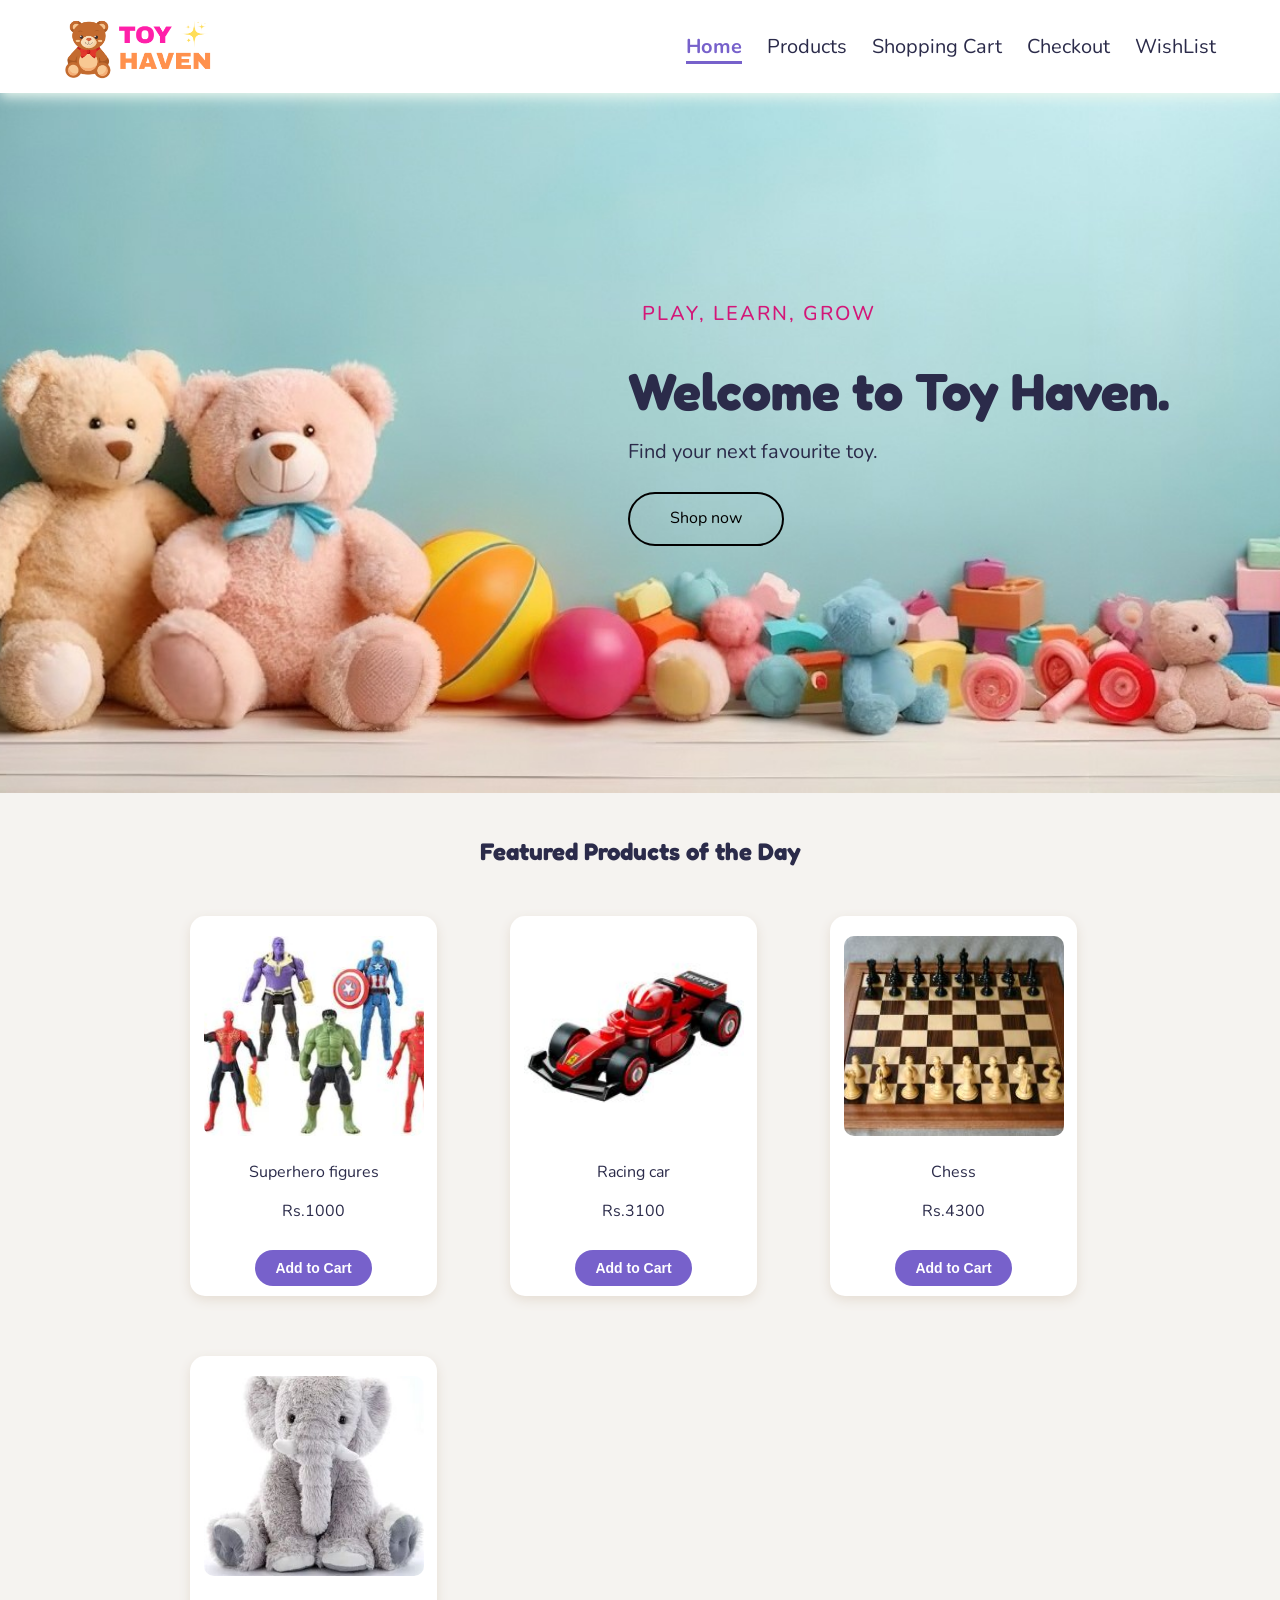
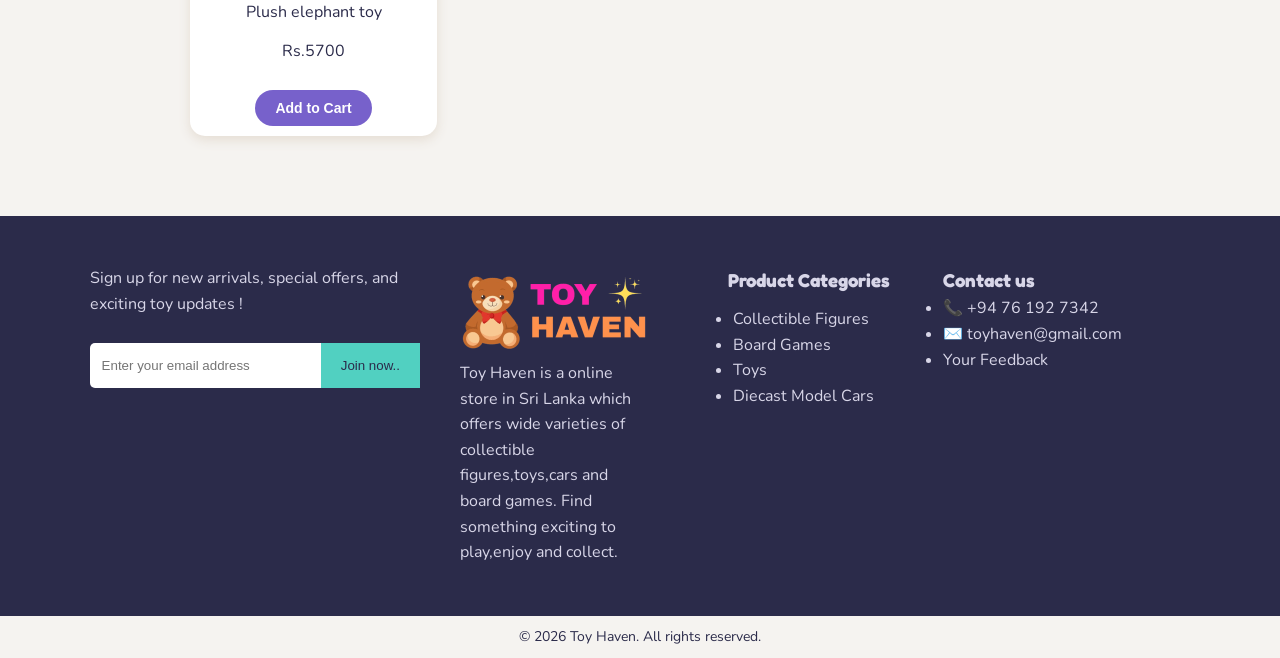
<file: index.html>
<!doctype html>
<html lang="en">
  <head>
    <meta charset="UTF-8">
    <meta name="theme-color" content="#ff7f50">
    <meta name="viewport" content="width=device-width, initial-scale=1.0">
    <title>Toy Haven</title>
    <link rel="stylesheet" href="CSS/style.css">
    <link rel="icon" href="images/favicon.png">
    <link rel="manifest" href="manifest.json">
    <link rel="preconnect" href="https://fonts.googleapis.com">
    <link rel="preconnect" href="https://fonts.gstatic.com" crossorigin>
    <link href="https://fonts.googleapis.com/css2?family=Fredoka:wght@500&family=Nunito:ital@0;1&display=swap" rel="stylesheet">
  </head>
  <body>
    <header class="webheader">
      <a href="index.html" class="logolink" aria-label="Toy Haven - go to home page"><img src="images/Logo.png" alt="Toy Haven logo" class="logo"></a>
        <button class="hamburger" id="hamburger" aria-label="Open navigation menu">
          <span></span>
          <span></span>
          <span></span>
        </button>
      <div class="menu-overlay" id="menuoverlay"></div>
      <nav class="navlinks" id="navlinks">
        <a href="index.html">Home</a>
        <a href="products.html">Products</a>
        <a href="cart.html">Shopping Cart</a>
        <a href="checkout.html">Checkout</a>
        <a href="wishlist.html">WishList</a>
      </nav>
    </header>
    <main>
      <section class="Hero">
        <div class="slides">
          <div class="heroslide active">
            <img src="images/mainbanner.jpg" alt="activeslide" fetchpriority="high">
            <div class="herotext">
              <p class="tagline">PLAY, LEARN, GROW</p>
              <h1>Welcome to Toy Haven.</h1>
              <p class="smalltitle">Find your next favourite toy.</p>
              <a href="products.html#Toys" class="herobutton">Shop now</a>
            </div>
          </div>

          <div class="heroslide">
            <img src="images/Carsbanner.jpg" alt="Diecast car collection" fetchpriority="high">

            <div class="herotext">
              <p class="tagline">PLACE YOUR ORDERS TODAY</p>
              <h1>Premium Diecast Car Collection</h1>
              <p class="smalltitle">
                Discover our vibrant diecast car collection.
              </p>
              <a href="products.html#cars" class="herobutton">Order now</a>
            </div>
          </div>

          <div class="heroslide">
            <img src="images/Figurebanner.jpg" alt="collectible figurines slide" fetchpriority="high">
            <div class="herotext">
              <p class="tagline">EPIC COLLECTIBLES</p>
              <h1>Bring Your Heroes Home</h1>
              <p class="smalltitle">
                Explore figurines of your favorite characters and heroes.
              </p>
              <a href="products.html#collectible" class="herobutton"
                >Find more</a
              >
            </div>
          </div>
        </div>
      </section>

      <div class="highlights revealonscroll" >
        <h2>Featured Products of the Day</h2>
        <div class="highlightsgrid" id="highlightsgrid"></div>
      </div>
    </main>

    <footer class="footer">
      <div class="footerform">
        <p class="footernewsletter">
          Sign up for new arrivals, special offers, and exciting toy updates !
        </p>
        <form class="newsletter" id="newsletterform">
          <label for="email" class="visuallyhidden">Email Address:</label>
          <input
            type="email"
            id="email"
            name="email"
            required
            placeholder="Enter your email address"
          >
          <button type="submit" id="subscribe">Join now..</button>
        </form>
        <p id="newsletterstore"></p>
      </div>

      <div class="about">
        <img src="images/footerlogo.png" alt="footerLogo">
        <p>
          Toy Haven is a online store in Sri Lanka which offers wide varieties
          of collectible figures,toys,cars and board games. Find something
          exciting to play,enjoy and collect.
        </p>
      </div>

      <div class="Productcategorylinks">
        <h3>Product Categories</h3>
        <ul>
          <li><a href="products.html#collectible">Collectible Figures</a></li>
          <li><a href="products.html#games">Board Games</a></li>
          <li><a href="products.html#Toys">Toys</a></li>
          <li><a href="products.html#cars">Diecast Model Cars</a></li>
        </ul>
      </div>

      <div class="contact">
        <h3>Contact us</h3>
        <ul>
          <li>📞 +94 76 192 7342</li>
          <li>✉️ toyhaven@gmail.com</li>
          <li><a href="feedback.html">Your Feedback</a></li>
        </ul>
      </div>
    </footer>

    <div class="copyright">
      <p>&copy; 2026 Toy Haven. All rights reserved.</p>
    </div>
    <script src="JavaScript/function.js"></script>
  </body>
</html>
</file>
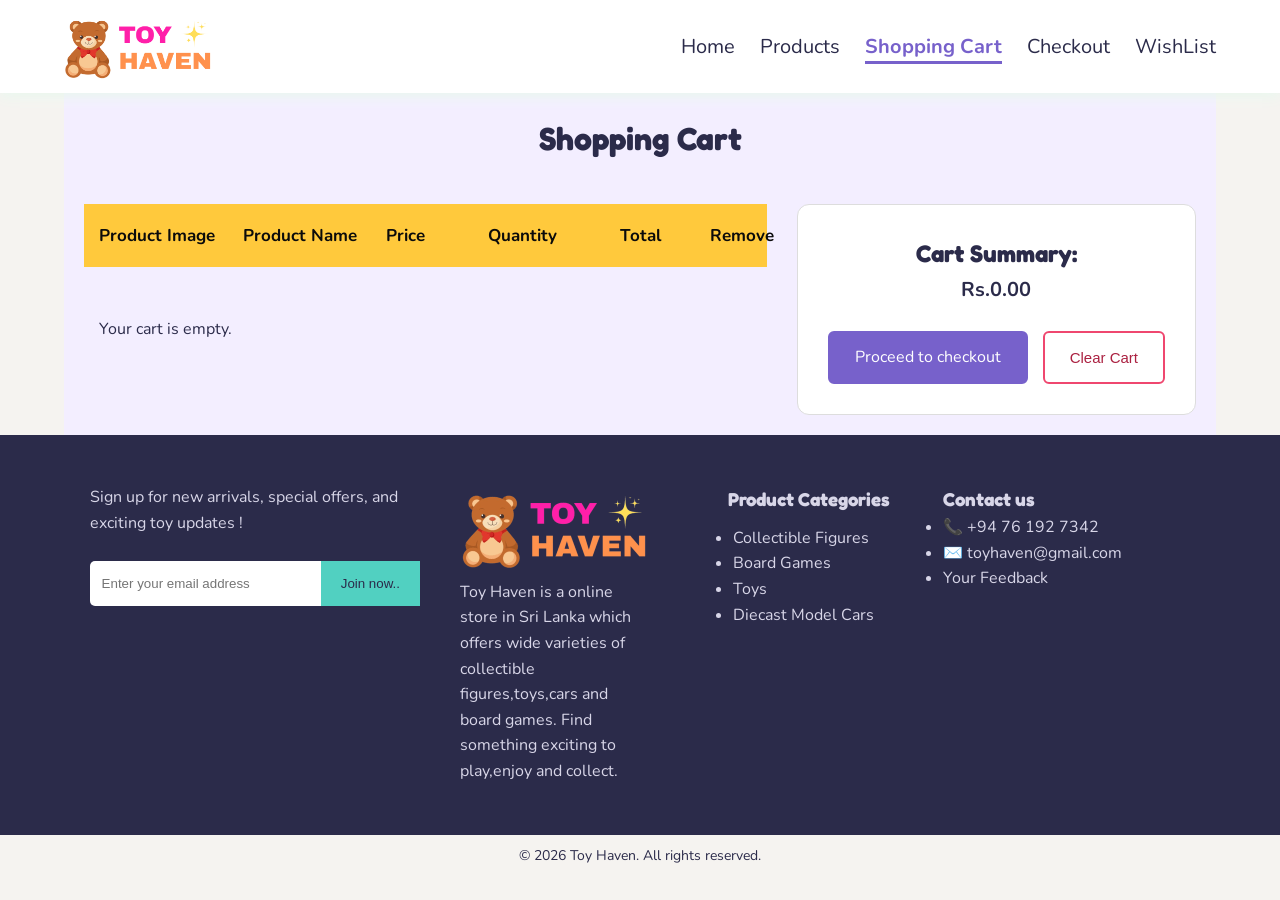
<file: cart.html>
<!doctype html>
<html lang="en">
  <head>
    <meta charset="UTF-8">
    <title>Shopping Cart</title>
    <link rel="stylesheet" href="CSS/style.css">
    <link rel="icon" href="images/favicon.png">
    <link rel="manifest" href="manifest.json">
    <meta name="theme-color" content="#ff7f50">
    <meta name="viewport" content="width=device-width, initial-scale=1.0">
    <link rel="preconnect" href="https://fonts.googleapis.com">
    <link rel="preconnect" href="https://fonts.gstatic.com" crossorigin>
    <link href="https://fonts.googleapis.com/css2?family=Fredoka:wght@500&family=Nunito:ital@0;1&display=swap" rel="stylesheet">
  </head>
  <body>
    <header class="webheader">
      <a href="index.html" class="logolink" aria-label="Toy Haven - go to home page"><img src="images/Logo.png" alt="Toy Haven logo" class="logo"></a>
        <button class="hamburger" id="hamburger" aria-label="Open navigation menu">
          <span></span>
          <span></span>
          <span></span>
        </button>
      <div class="menu-overlay" id="menuoverlay"></div>
      <nav class="navlinks" id="navlinks">
        <a href="index.html">Home</a>
        <a href="products.html">Products</a>
        <a href="cart.html">Shopping Cart</a>
        <a href="checkout.html">Checkout</a>
        <a href="wishlist.html">WishList</a>
      </nav>
    </header>
    <main>
      <div class="cartpage">
        <h1>Shopping Cart</h1>

        <div class="cartlayout">
          <table class="carttable">
            <thead>
              <tr>
                <th>Product Image</th>
                <th>Product Name</th>
                <th>Price</th>
                <th>Quantity</th>
                <th>Total</th>
                <th>Remove</th>
              </tr>
            </thead>

            <tbody id="cartitems"></tbody>
          </table>

          <div class="summary">
            <h2>Cart Summary:</h2>
            <span id="carttotal">Rs.0.00</span>

            <div class="cartbuttons">
              <a href="checkout.html" class="checkoutbtn">Proceed to checkout</a>
              <button id="clear">Clear Cart</button>
            </div>
          </div>
        </div>
      </div>
    </main>

    <footer class="footer">
      <div class="footerform">
        <p class="footernewsletter">
          Sign up for new arrivals, special offers, and exciting toy updates !
        </p>
        <form class="newsletter" action="submit" method="get">
          <label for="email" class="visuallyhidden">Email Address:</label>
          <input
            type="email"
            id="email"
            name="email"
            required
            placeholder="Enter your email address"
          >
          <button type="submit">Join now..</button>
        </form>
        <p id="newsletterstore"></p>
      </div>

      <div class="about">
        <img src="images/footerlogo.png" alt="footerLogo">
        <p>
          Toy Haven is a online store in Sri Lanka which offers wide varieties
          of collectible figures,toys,cars and board games. Find something
          exciting to play,enjoy and collect.
        </p>
      </div>

      <div class="Productcategorylinks">
        <h3>Product Categories</h3>
        <ul>
          <li><a href="products.html#collectible">Collectible Figures</a></li>
          <li><a href="products.html#games">Board Games</a></li>
          <li><a href="products.html#Toys">Toys</a></li>
          <li><a href="products.html#cars">Diecast Model Cars</a></li>
        </ul>
      </div>

      <div class="contact">
        <h3>Contact us</h3>
        <ul>
          <li>📞 +94 76 192 7342</li>
          <li>✉️ toyhaven@gmail.com</li>
          <li><a href="feedback.html">Your Feedback</a></li>
        </ul>
      </div>
    </footer>
    <div class="copyright">
      <p>&copy; 2026 Toy Haven. All rights reserved.</p>
    </div>
    <script src="JavaScript/function.js"></script>
  </body>
</html>
</file>
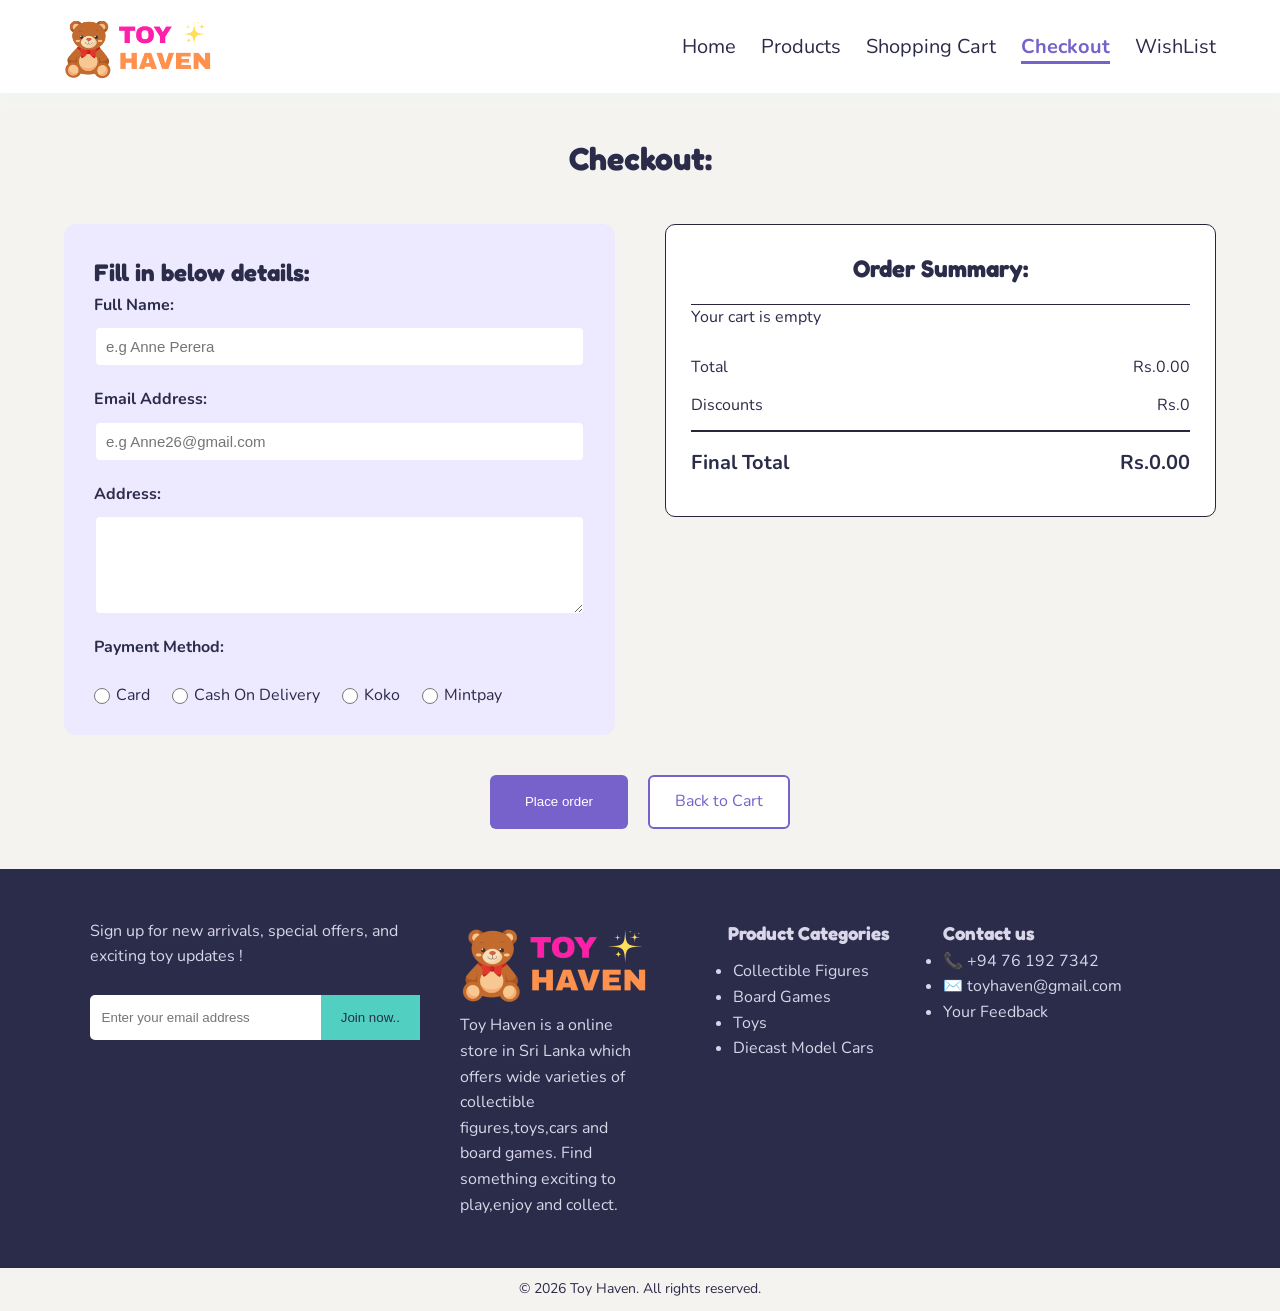
<file: checkout.html>
<!doctype html>
<html lang="en">
  <head>
    <meta charset="UTF-8">
    <title>Checkout</title>
    <link rel="stylesheet" href="CSS/style.css">
    <link rel="icon" href="images/favicon.png">
    <link rel="manifest" href="manifest.json">
    <meta name="theme-color" content="#ff7f50">
    <meta name="viewport" content="width=device-width, initial-scale=1.0">
    <link rel="preconnect" href="https://fonts.googleapis.com">
    <link rel="preconnect" href="https://fonts.gstatic.com" crossorigin>
    <link href="https://fonts.googleapis.com/css2?family=Fredoka:wght@500&family=Nunito:ital@0;1&display=swap" rel="stylesheet">
  </head>
  <body>
    <header class="webheader">
      <a href="index.html" class="logolink" aria-label="Toy Haven - go to home page"><img src="images/Logo.png" alt="Toy Haven logo" class="logo"></a>
        <button class="hamburger" id="hamburger" aria-label="Open navigation menu">
          <span></span>
          <span></span>
          <span></span>
        </button>
      <div class="menu-overlay" id="menuoverlay"></div>
      <nav class="navlinks" id="navlinks">
        <a href="index.html">Home</a>
        <a href="products.html">Products</a>
        <a href="cart.html">Shopping Cart</a>
        <a href="checkout.html">Checkout</a>
        <a href="wishlist.html">WishList</a>
      </nav>
    </header>
    <main>
      <div class="checkoutpg">
        <h1 class="title">Checkout:</h1>
        <div class="pagewithoutbuttonsandtitle">
          <div class="form">
            <h2>Fill in below details:</h2>
            <form id="checkoutform">
              <label for="fullname">Full Name:</label>
              <input
                type="text"
                id="fullname"
                required
                placeholder="e.g Anne Perera"
              >

              <label for="checkoutemail">Email Address:</label>
              <input
                type="email"
                id="checkoutemail"
                required
                placeholder="e.g Anne26@gmail.com"
              >

              <label for="address">Address:</label>
              <textarea id="address" required></textarea>

              <fieldset class="paymentfield">
                <legend class="paymenttitle">Payment Method:</legend>
                <div class="paymentoptions">
                  <div class="paymentoption">
                    <input type="radio" name="payment" id="card" value="card" required>
                    <label for="card">Card</label>
                  </div>
                  <div class="paymentoption">
                    <input type="radio" name="payment" id="cash" value="cash" required>
                    <label for="cash">Cash On Delivery</label>
                  </div>
                  <div class="paymentoption">
                    <input type="radio" name="payment" id="koko" value="koko" required>
                    <label for="koko">Koko</label>
                  </div>
                  <div class="paymentoption">
                    <input type="radio" name="payment" id="mintpay" value="mintpay" required>
                    <label for="mintpay">Mintpay</label>
                  </div>
                </div>
              </fieldset>
            </form>
          </div>

          <div class="orderhistory">
            <h2>Order Summary:</h2>

            <div id="orderitems"></div>

            <div class="total">
              <p><span>Total</span><span id="checkouttotal">Rs.0.00</span></p>
              <p><span>Discounts</span><span>Rs.0</span></p>

              <p class="finaltotal">
                <span>Final Total</span><span id="finaltotal">Rs.00</span>
              </p>
            </div>
          </div>
        </div>

        <div class="checkoutbuttons">
          <button
            class="placeorder"
            id="placeorder"
            type="submit"
            form="checkoutform"
          >
            Place order
          </button>
          <a href="cart.html" class="backbtn">Back to Cart</a>
        </div>
      </div>
    </main>

    <footer class="footer">
      <div class="footerform">
        <p class="footernewsletter">
          Sign up for new arrivals, special offers, and exciting toy updates !
        </p>
        <form
          class="newsletter"
          action="submit"
          method="get"
        >
          <label for="email" class="visuallyhidden">Email Address:</label>
          <input
            type="email"
            id="email"
            name="email"
            required
            placeholder="Enter your email address"
          >
          <button type="submit">Join now..</button>
        </form>
        <p id="newsletterstore"></p>
      </div>

      <div class="about">
        <img src="images/footerlogo.png" alt="footerLogo">
        <p>
          Toy Haven is a online store in Sri Lanka which offers wide varieties
          of collectible figures,toys,cars and board games. Find something
          exciting to play,enjoy and collect.
        </p>
      </div>

      <div class="Productcategorylinks">
        <h3>Product Categories</h3>
        <ul class="footerlinks">
          <li><a href="products.html#collectible">Collectible Figures</a></li>
          <li><a href="products.html#games">Board Games</a></li>
          <li><a href="products.html#Toys">Toys</a></li>
          <li><a href="products.html#cars">Diecast Model Cars</a></li>
        </ul>
      </div>

      <div class="contact">
        <h3>Contact us</h3>
        <ul>
          <li>📞 +94 76 192 7342</li>
          <li>✉️ toyhaven@gmail.com</li>
          <li><a href="feedback.html">Your Feedback</a></li>
        </ul>
      </div>
    </footer>
    <div class="copyright">
      <p>&copy; 2026 Toy Haven. All rights reserved.</p>
    </div>
    <script src="JavaScript/function.js"></script>
  </body>
</html>
</file>
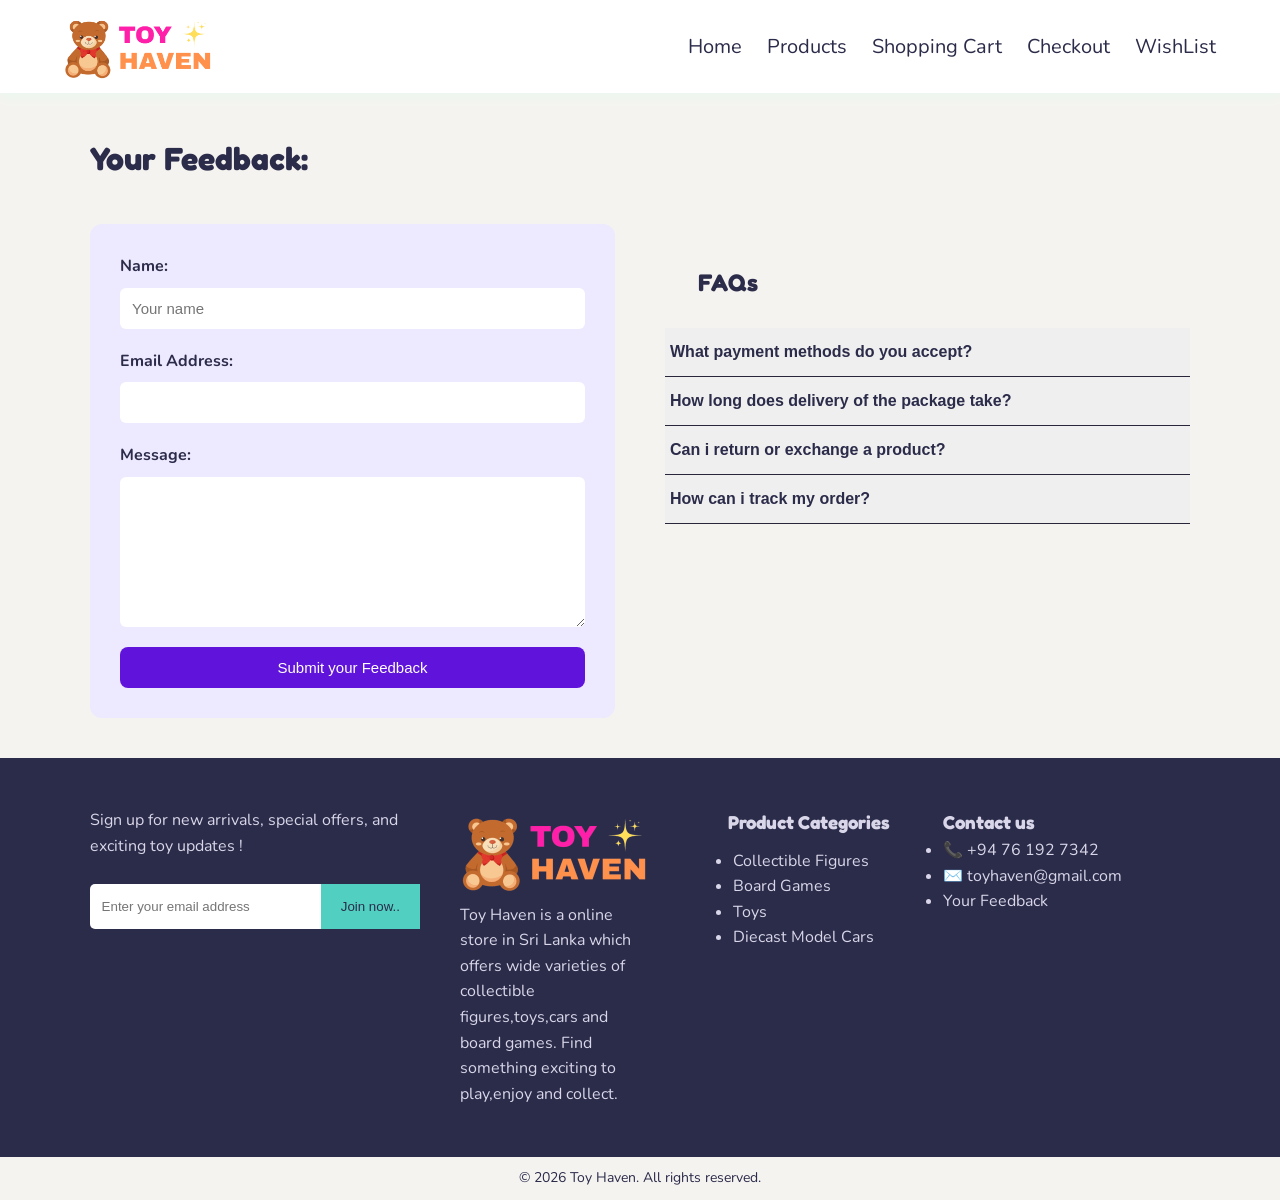
<file: feedback.html>
<!doctype html>
<html lang="en">
  <head>
    <meta charset="UTF-8">
    <title>Feedback</title>
    <link rel="stylesheet" href="CSS/style.css">
    <link rel="icon" href="images/favicon.png">
    <link rel="manifest" href="manifest.json">
    <meta name="theme-color" content="#ff7f50">
    <meta name="viewport" content="width=device-width, initial-scale=1.0">
    <link rel="preconnect" href="https://fonts.googleapis.com">
    <link rel="preconnect" href="https://fonts.gstatic.com" crossorigin>
    <link href="https://fonts.googleapis.com/css2?family=Fredoka:wght@500&family=Nunito:ital@0;1&display=swap" rel="stylesheet">
  </head>
  <body>
    <header class="webheader">
      <a href="index.html" class="logolink" aria-label="Toy Haven - go to home page"><img src="images/Logo.png" alt="Toy Haven logo" class="logo"></a>
        <button class="hamburger" id="hamburger" aria-label="Open navigation menu">
          <span></span>
          <span></span>
          <span></span>
        </button>
      <div class="menu-overlay" id="menuoverlay"></div>
      <nav class="navlinks" id="navlinks">
        <a href="index.html">Home</a>
        <a href="products.html">Products</a>
        <a href="cart.html">Shopping Cart</a>
        <a href="checkout.html">Checkout</a>
        <a href="wishlist.html">WishList</a>
      </nav>
    </header>
    <main>
      <div class="feedpage">
        <h1>Your Feedback:</h1>

        <div class="pagefeed">
          <div class="feedform">
            <form id="fdform">
              <label for="name">Name:</label>
              <input type="text" id="name" placeholder="Your name">
              <span class="error" id="nameerror"></span>
              <label for="feedbackemail">Email Address:</label>
              <input type="email" id="feedbackemail">
              <span class="error" id="emailerror"></span>
              <label for="message">Message:</label>
              <textarea id="message"></textarea>
              <span class="error" id="msgerror"></span>
              <button class="submitbtn" type="submit">
                Submit your Feedback
              </button>
              <p id="feedbacksucess" style="display: none">
                Thank you! Your feedback has been recevied.
              </p>
            </form>
          </div>

          <div class="faqsection revealonscroll">
            <h2>FAQs</h2>

            <div class="faqitem">
              <button class="faqquestion">
                What payment methods do you accept?
              </button>
              <div class="faqanswer">
                <p>We accept card payments, cash on delivery, and Koko or Mintpay.</p>
              </div>
            </div>

            <div class="faqitem">
              <button class="faqquestion">
                How long does delivery of the package take?
              </button>
              <div class="faqanswer">
                <p>Orders usually take 2-5 working business days.</p>
              </div>
            </div>

            <div class="faqitem">
              <button class="faqquestion">
                Can i return or exchange a product?
              </button>
              <div class="faqanswer">
                <p>Yes.Usually unopened products can only be exchanged.</p>
              </div>
            </div>

            <div class="faqitem">
              <button class="faqquestion">How can i track my order?</button>
              <div class="faqanswer">
                <p>
                  Once your order has been shipped our delivery partners will
                  contact you.
                </p>
              </div>
            </div>
          </div>
        </div>
      </div>
    </main>
    <footer class="footer">
      <div class="footerform">
        <p class="footernewsletter">
          Sign up for new arrivals, special offers, and exciting toy updates !
        </p>
        <form
          class="newsletter"
          action="submit"
          method="get"
        >
          <label for="email" class="visuallyhidden">Email Address:</label>
          <input
            type="email"
            id="email"
            name="email"
            required
            placeholder="Enter your email address"
          >
          <button type="submit">Join now..</button>
        </form>
        <p id="newsletterstore"></p>
      </div>

      <div class="about">
        <img src="images/footerlogo.png" alt="footerLogo">
        <p>
          Toy Haven is a online store in Sri Lanka which offers wide varieties
          of collectible figures,toys,cars and board games. Find something
          exciting to play,enjoy and collect.
        </p>
      </div>

      <div class="Productcategorylinks">
        <h3>Product Categories</h3>
        <ul>
          <li><a href="products.html#collectible">Collectible Figures</a></li>
          <li><a href="products.html#games">Board Games</a></li>
          <li><a href="products.html#Toys">Toys</a></li>
          <li><a href="products.html#cars">Diecast Model Cars</a></li>
        </ul>
      </div>

      <div class="contact">
        <h3>Contact us</h3>
        <ul>
          <li>📞 +94 76 192 7342</li>
          <li>✉️ toyhaven@gmail.com</li>
          <li><a href="feedback.html">Your Feedback</a></li>
        </ul>
      </div>
    </footer>
    <div class="copyright">
      <p>&copy; 2026 Toy Haven. All rights reserved.</p>
    </div>
    <script src="JavaScript/function.js"></script>
  </body>
</html>
</file>
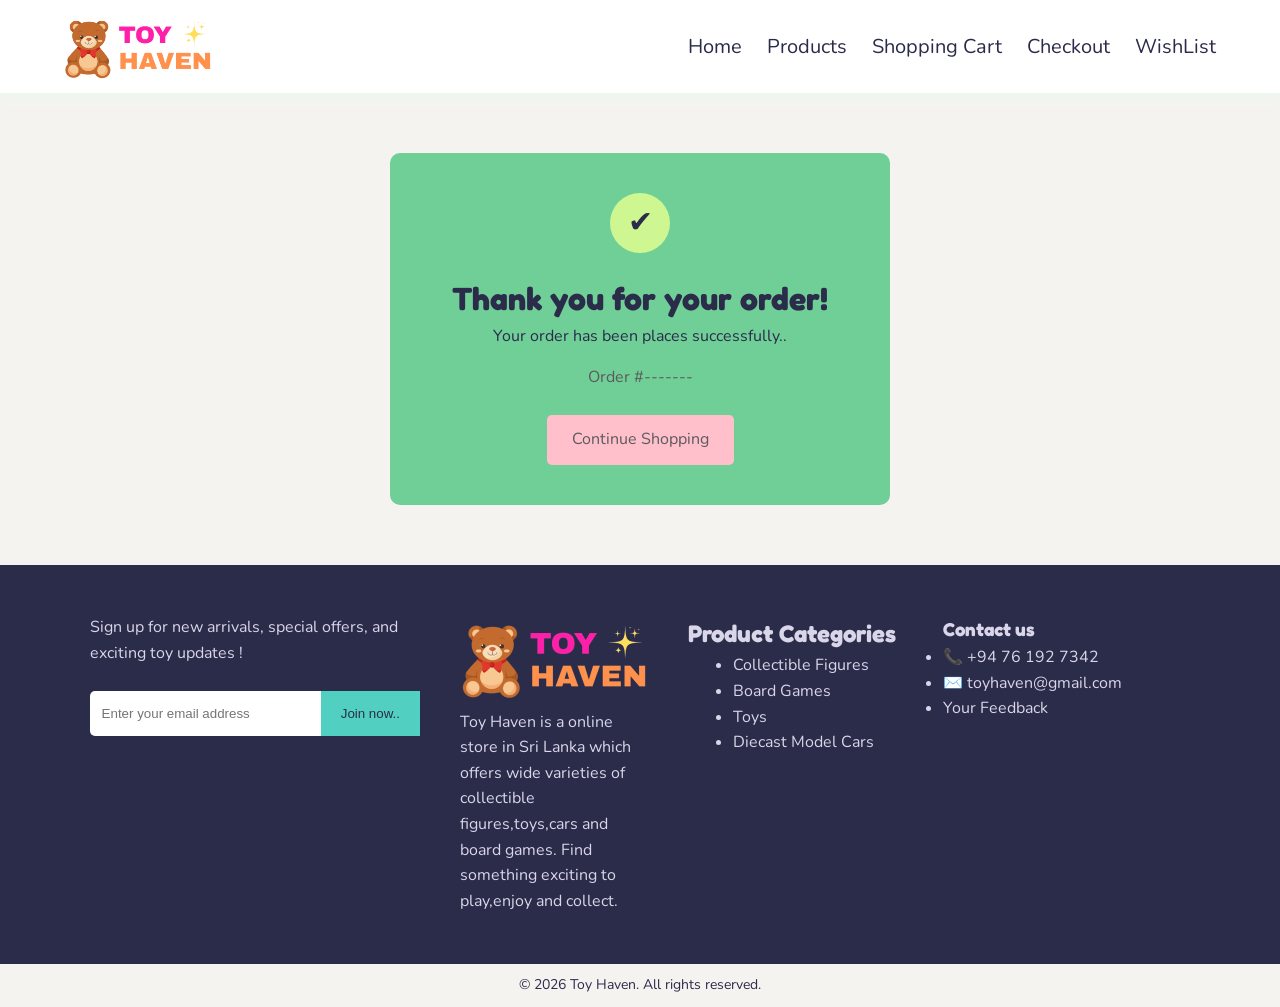
<file: orderconfirmation.html>
<!doctype html>
<html lang="en">
  <head>
    <meta charset="UTF-8">
    <title>Order Confirmation</title>
    <link rel="stylesheet" href="CSS/style.css">
    <link rel="icon" href="images/favicon.png">
    <link rel="manifest" href="manifest.json">
    <meta name="theme-color" content="#ff7f50">
    <meta name="viewport" content="width=device-width, initial-scale=1.0">
    <link rel="preconnect" href="https://fonts.googleapis.com">
    <link rel="preconnect" href="https://fonts.gstatic.com" crossorigin>
    <link href="https://fonts.googleapis.com/css2?family=Fredoka:wght@500&family=Nunito:ital@0;1&display=swap" rel="stylesheet">
  </head>
  <body>
    <header class="webheader">
      <a href="index.html" class="logolink" aria-label="Toy Haven - go to home page"><img src="images/Logo.png" alt="Toy Haven logo" class="logo"></a>
        <button class="hamburger" id="hamburger" aria-label="Open navigation menu">
          <span></span>
          <span></span>
          <span></span>
        </button>
      <div class="menu-overlay" id="menuoverlay"></div>
      <nav class="navlinks" id="navlinks">
        <a href="index.html">Home</a>
        <a href="products.html">Products</a>
        <a href="cart.html">Shopping Cart</a>
        <a href="checkout.html">Checkout</a>
        <a href="wishlist.html">WishList</a>
      </nav>
    </header>
    <main>
      <div class="confirmationpage">
        <div class="checkmark">&#10004;</div>
        <h1>Thank you for your order!</h1>
        <p>Your order has been places successfully..</p>
        <p class="ordernum">Order #<span id="orderid"></span></p>

        <a href="products.html" class="continuebtn">Continue Shopping</a>
      </div>
    </main>

      <footer class="footer">
        <div class="footerform">
          <p class="footernewsletter">
            Sign up for new arrivals, special offers, and exciting toy updates !
          </p>
          <form
            class="newsletter"
            action="submit"
            method="get"
          >
            <label for="email" class="visuallyhidden">Email Address:</label>
            <input
              type="email"
              id="email"
              name="email"
              required
              placeholder="Enter your email address"
            >
            <button type="submit">Join now..</button>
          </form>
          <p id="newsletterstore"></p>
        </div>

        <div class="about">
          <img src="images/footerlogo.png" alt="footerLogo">
          <p>
            Toy Haven is a online store in Sri Lanka which offers wide varieties
            of collectible figures,toys,cars and board games. Find something
            exciting to play,enjoy and collect.
          </p>
        </div>

        <div class="Productcategorylinks">
          <h2>Product Categories</h2>
          <ul>
            <li><a href="products.html#collectible">Collectible Figures</a></li>
            <li><a href="products.html#games">Board Games</a></li>
            <li><a href="products.html#Toys">Toys</a></li>
            <li><a href="products.html#cars">Diecast Model Cars</a></li>
          </ul>
        </div>

        <div class="contact">
          <h3>Contact us</h3>
          <ul>
            <li>📞 +94 76 192 7342</li>
            <li>✉️ toyhaven@gmail.com</li>
            <li><a href="feedback.html">Your Feedback</a></li>
          </ul>
        </div>
      </footer>
    <div class="copyright">
      <p>&copy; 2026 Toy Haven. All rights reserved.</p>
    </div>
    <script src="JavaScript/function.js"></script>
  </body>
</html>
</file>
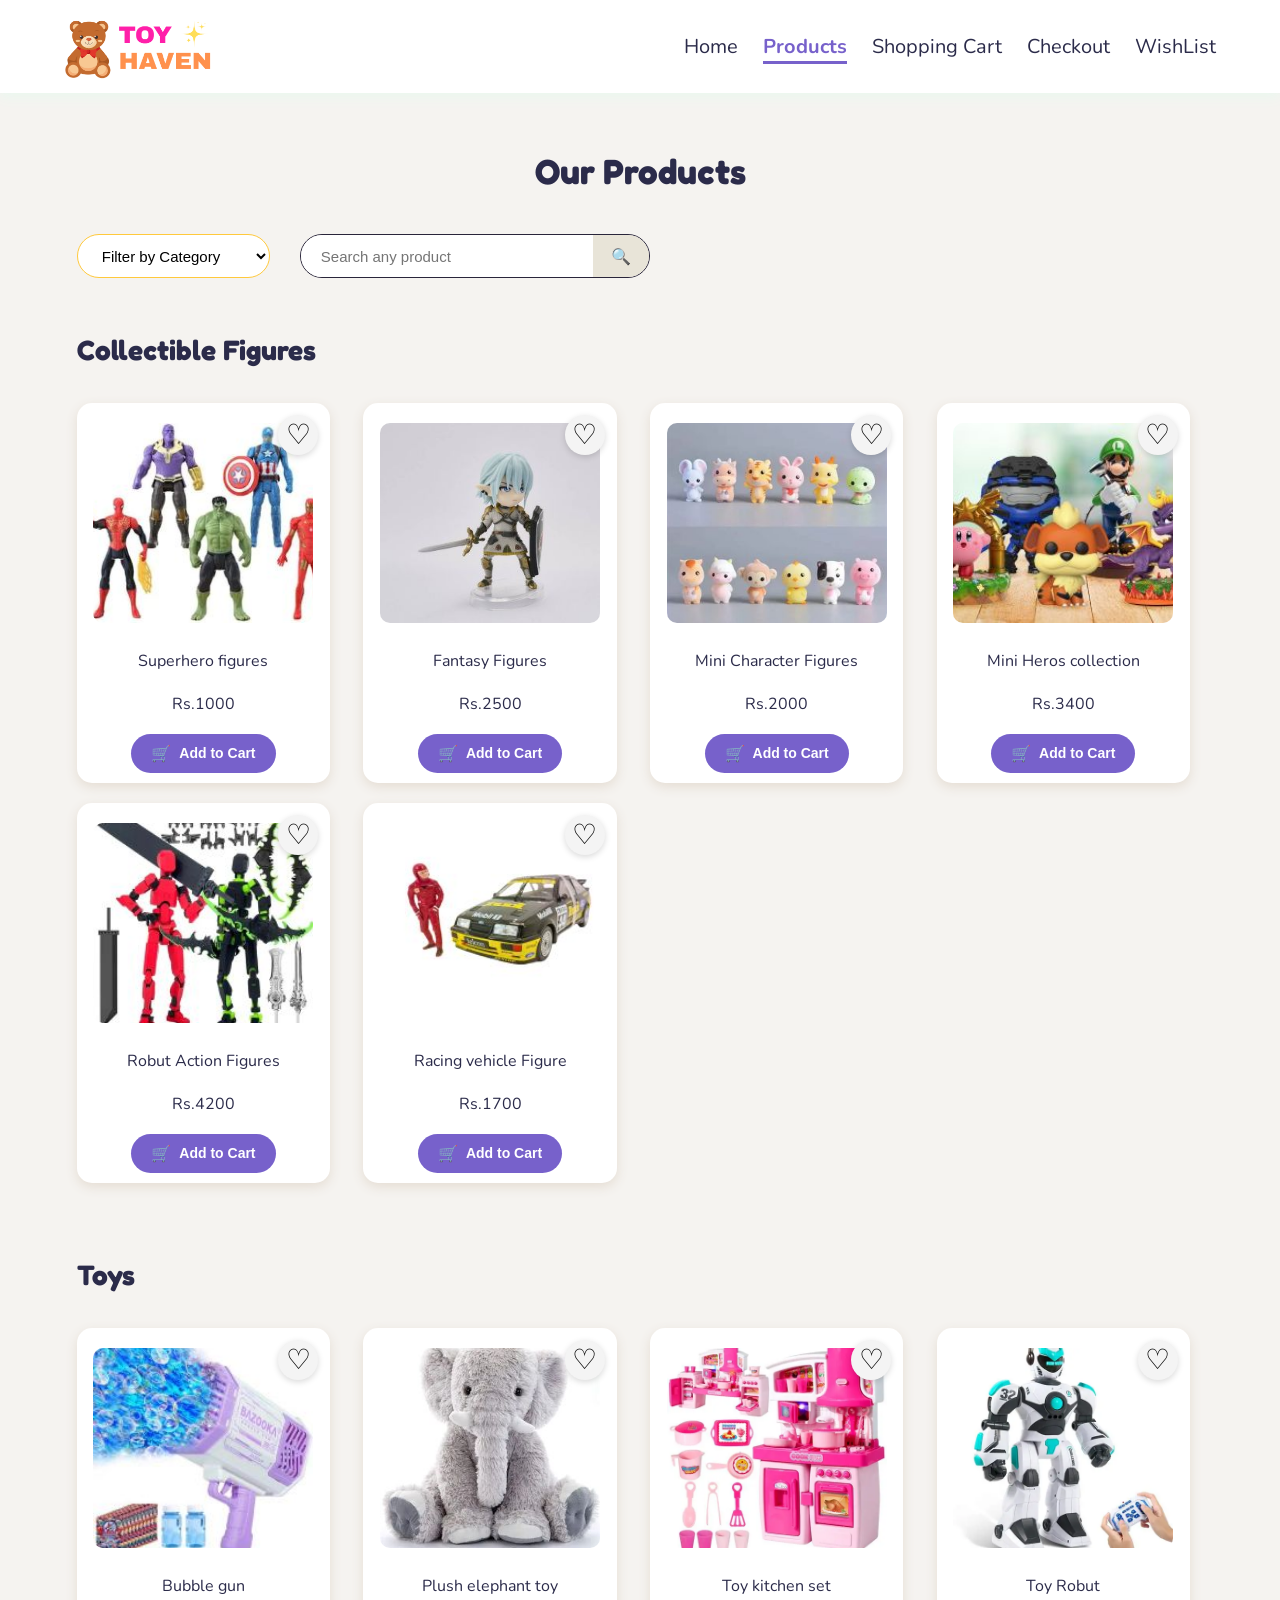
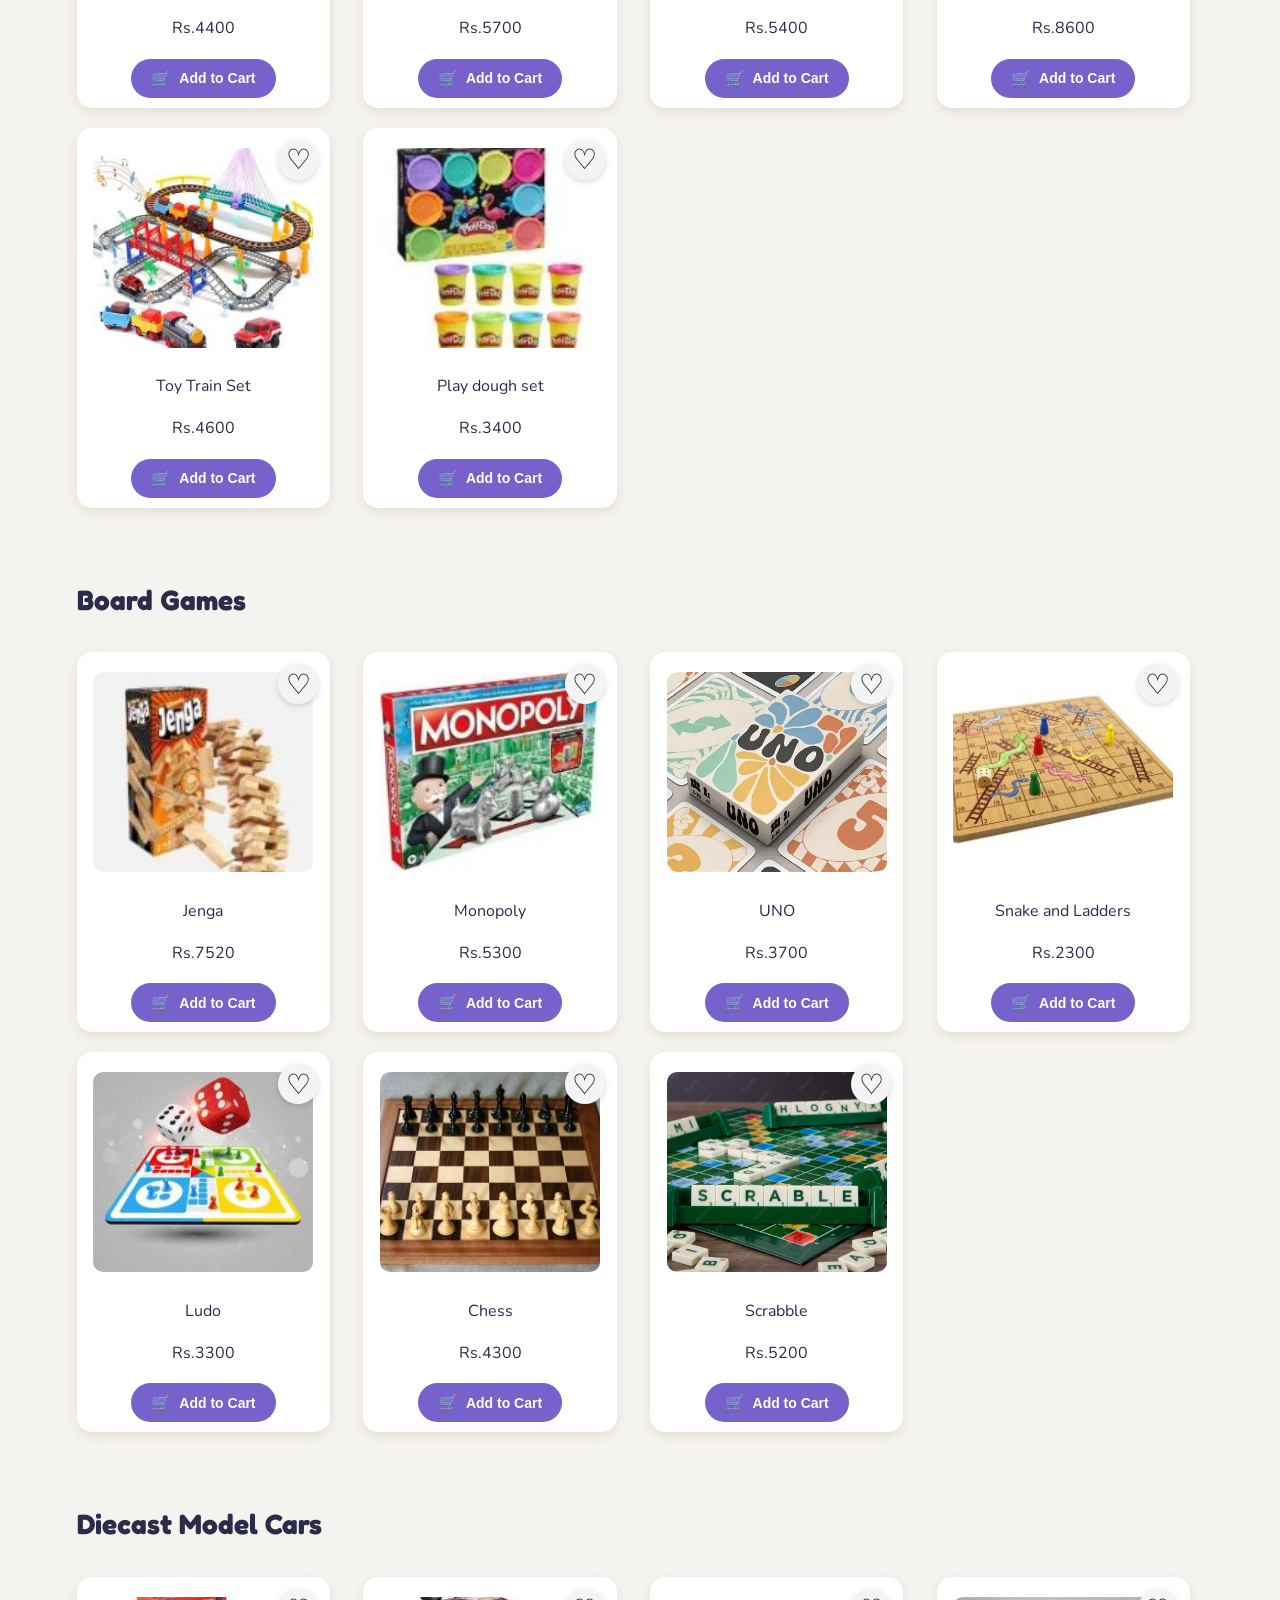
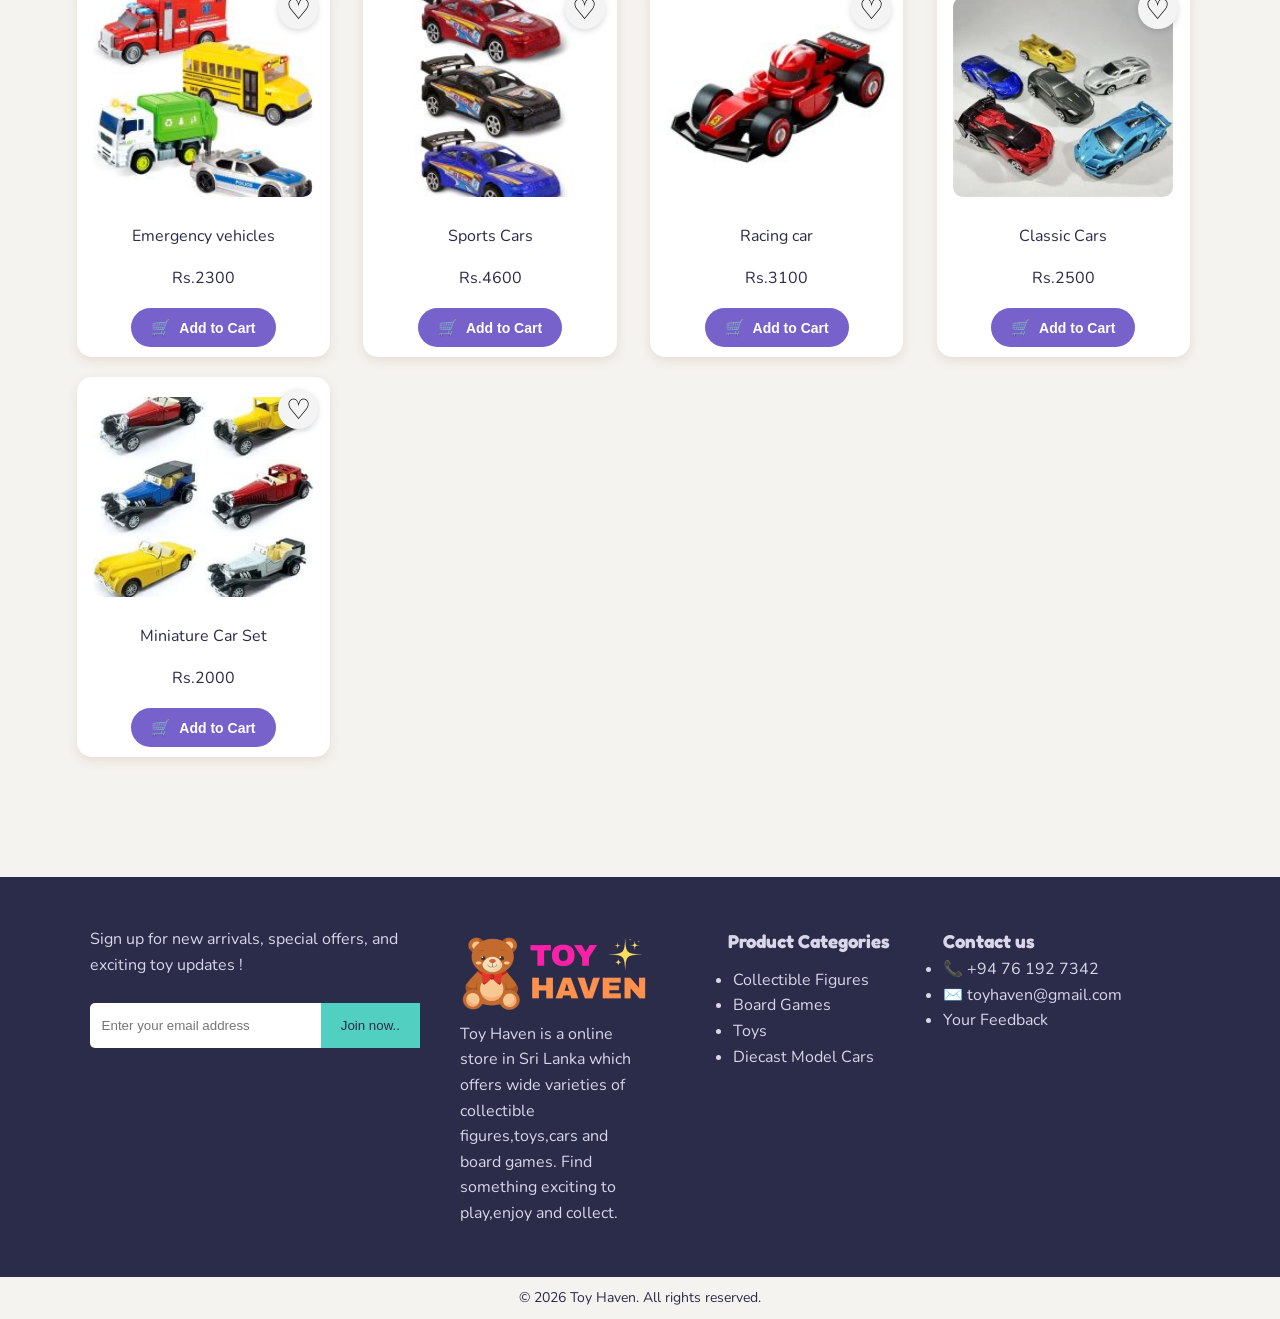
<file: products.html>
<!doctype html>
<html lang="en">
  <head>
    <meta charset="UTF-8">
    <title>Products</title>
    <link rel="stylesheet" href="CSS/style.css">
    <link rel="icon" href="images/favicon.png">
    <link rel="manifest" href="manifest.json">
    <meta name="viewport" content="width=device-width, initial-scale=1.0">
    <meta name="theme-color" content="#ff7f50">
    <link rel="preconnect" href="https://fonts.googleapis.com">
    <link rel="preconnect" href="https://fonts.gstatic.com" crossorigin>
    <link href="https://fonts.googleapis.com/css2?family=Fredoka:wght@500&family=Nunito:ital@0;1&display=swap" rel="stylesheet">
  </head>
  <body>
    <header class="webheader">
      <a href="index.html" class="logolink" aria-label="Toy Haven - go to home page"><img src="images/Logo.png" alt="Toy Haven logo" class="logo"></a>
        <button class="hamburger" id="hamburger" aria-label="Open navigation menu">
          <span></span>
          <span></span>
          <span></span>
        </button>
      <div class="menu-overlay" id="menuoverlay"></div>
      <nav class="navlinks" id="navlinks">
        <a href="index.html">Home</a>
        <a href="products.html">Products</a>
        <a href="cart.html">Shopping Cart</a>
        <a href="checkout.html">Checkout</a>
        <a href="wishlist.html">WishList</a>
      </nav>
    </header>
    <main>
      <div class="productspage">
        <h1>Our Products</h1>

        <div class="productcontrol">
          <div class="filtercategory">
            <label for="filter"  class="visuallyhidden">Filter by Category:</label>
            <select id="filter" onchange="filterproducts()">
              <option value="all">Filter by Category</option>
              <option value="figures">Collectible Figures</option>
              <option value="toys">Toys</option>
              <option value="games">Board Games</option>
              <option value="cars">Diecast Model Cars</option>
            </select>
          </div>

          <br>
          <div class="productsearch">
            <label for="searchbox"  class="visuallyhidden">Search:</label>
            <input
              type="search"
              id="searchbox"
              placeholder="Search any product"
            >
            <button type="button" id="searchbtn">&#128269;</button>
          </div>
        </div>
        <div id="noresults" style="display: none">
          No matching products found.
        </div>

        <div class="productcontainer">
          <section class="category" id="collectible">
            <h2>Collectible Figures</h2>

            <div class="allproducts">
              <div
                class="productcards"
                data-category="figures"
                data-id="1"
                data-name="Superhero figures"
                data-price="1000"
                data-image="images/Figure1.jpg"
              >
                <img src="images/Figure1.jpg" alt="figure1">
                <p>Superhero figures</p>
                <p>Rs.1000</p>
                <div class="buttons">
                  <button class="addtocart" onclick="addtocart(this)">
                    <span class="icon">&#128722;</span>Add to Cart
                  </button>
                  <button class="wishbtn">&#9825;</button>
                </div>
              </div>

              <div
                class="productcards"
                data-category="figures"
                data-id="2"
                data-name="Fantasy Figures"
                data-price="2500"
                data-image="images/Figure2(2).jpg"
              >
                <img src="images/Figure2(2).jpg" alt="figure2">
                <p>Fantasy Figures</p>
                <p>Rs.2500</p>
                <div class="buttons">
                  <button class="addtocart" onclick="addtocart(this)">
                    <span class="icon">&#128722;</span>Add to Cart
                  </button>

                  <button class="wishbtn">&#9825;</button>
                </div>
              </div>

              <div
                class="productcards"
                data-category="figures"
                data-id="3"
                data-name="Mini Character Figures"
                data-price="2000"
                data-image="images/Figure2.jpg"
              >
                <img src="images/Figure2.jpg" alt="figure3">
                <p>Mini Character Figures</p>
                <p>Rs.2000</p>
                <div class="buttons">
                  <button class="addtocart" onclick="addtocart(this)">
                    <span class="icon">&#128722;</span>Add to Cart
                  </button>

                  <button class="wishbtn">&#9825;</button>
                </div>
              </div>

              <div
                class="productcards"
                data-category="figures"
                data-id="4"
                data-name="Mini Heros collection"
                data-price="3400"
                data-image="images/figure3.jpg"
              >
                <img src="images/figure3.jpg" alt="figure4">
                <p>Mini Heros collection</p>
                <p>Rs.3400</p>
                <div class="buttons">
                  <button class="addtocart" onclick="addtocart(this)">
                    <span class="icon">&#128722;</span>Add to Cart
                  </button>

                  <button class="wishbtn">&#9825;</button>
                </div>
              </div>

              <div
                class="productcards"
                data-category="figures"
                data-id="5"
                data-name="Robut Action Figures"
                data-price="4200"
                data-image="images/Figure4.jpg"
              >
                <img src="images/Figure4.jpg" alt="figure5">
                <p>Robut Action Figures</p>
                <p>Rs.4200</p>
                <div class="buttons">
                  <button class="addtocart" onclick="addtocart(this)">
                    <span class="icon">&#128722;</span>Add to Cart
                  </button>

                  <button class="wishbtn">&#9825;</button>
                </div>
              </div>

              <div
                class="productcards"
                data-category="figures"
                data-id="6"
                data-name="Racing vehicle Figure"
                data-price="1700"
                data-image="images/Figure5.jpg"
              >
                <img src="images/Figure5.jpg" alt="figure6">
                <p>Racing vehicle Figure</p>
                <p>Rs.1700</p>
                <div class="buttons">
                  <button class="addtocart" onclick="addtocart(this)">
                    <span class="icon">&#128722;</span>Add to Cart
                  </button>

                  <button class="wishbtn">&#9825;</button>
                </div>
              </div>
            </div>
          </section>

          <section class="category" id="Toys">
            <h2>Toys</h2>

            <div class="allproducts">
              <div
                class="productcards"
                data-category="toys"
                data-id="7"
                data-name="Bubble gun"
                data-price="4400"
                data-image="images/Toy1.jpg"
              >
                <img src="images/Toy1.jpg" alt="toy1">
                <p>Bubble gun</p>
                <p>Rs.4400</p>
                <div class="buttons">
                  <button class="addtocart" onclick="addtocart(this)">
                    <span class="icon">&#128722;</span>Add to Cart
                  </button>

                  <button class="wishbtn">&#9825;</button>
                </div>
              </div>

              <div
                class="productcards"
                data-category="toys"
                data-id="8"
                data-name="Plush elephant toy"
                data-price="5700"
                data-image="images/Toy3.jpg"
              >
                <img src="images/Toy3.jpg" alt="toy2">
                <p>Plush elephant toy</p>
                <p>Rs.5700</p>
                <div class="buttons">
                  <button class="addtocart" onclick="addtocart(this)">
                    <span class="icon">&#128722;</span>Add to Cart
                  </button>

                  <button class="wishbtn">&#9825;</button>
                </div>
              </div>

              <div
                class="productcards"
                data-category="toys"
                data-id="9"
                data-name="Toy kitchen set"
                data-price="5400"
                data-image="images/Toy4.webp"
              >
                <img src="images/Toy4.webp" alt="toy3">
                <p>Toy kitchen set</p>
                <p>Rs.5400</p>
                <div class="buttons">
                  <button class="addtocart" onclick="addtocart(this)">
                    <span class="icon">&#128722;</span>Add to Cart
                  </button>

                  <button class="wishbtn">&#9825;</button>
                </div>
              </div>

              <div
                class="productcards"
                data-category="toys"
                data-id="10"
                data-name="Toy Robut"
                data-price="8600"
                data-image="images/Toy5.webp"
              >
                <img src="images/Toy5.webp" alt="toy4">
                <p>Toy Robut</p>
                <p>Rs.8600</p>
                <div class="buttons">
                  <button class="addtocart" onclick="addtocart(this)">
                    <span class="icon">&#128722;</span>Add to Cart
                  </button>

                  <button class="wishbtn">&#9825;</button>
                </div>
              </div>

              <div
                class="productcards"
                data-category="toys"
                data-id="11"
                data-name="Toy Train Set"
                data-price="4600"
                data-image="images/Toy6.jpg"
              >
                <img src="images/Toy6.jpg" alt="toy5">
                <p>Toy Train Set</p>
                <p>Rs.4600</p>
                <div class="buttons">
                  <button class="addtocart" onclick="addtocart(this)">
                    <span class="icon">&#128722;</span>Add to Cart
                  </button>

                  <button class="wishbtn">&#9825;</button>
                </div>
              </div>

              <div
                class="productcards"
                data-category="toys"
                data-id="12"
                data-name="Play dough set"
                data-price="3400"
                data-image="images/toy7.jpg"
              >
                <img src="images/toy7.jpg" alt="toy6">
                <p>Play dough set</p>
                <p>Rs.3400</p>
                <div class="buttons">
                  <button class="addtocart" onclick="addtocart(this)">
                    <span class="icon">&#128722;</span>Add to Cart
                  </button>

                  <button class="wishbtn">&#9825;</button>
                </div>
              </div>
            </div>
          </section>

          <section class="category" id="games">
            <h2>Board Games</h2>

            <div class="allproducts">
              <div
                class="productcards"
                data-category="games"
                data-id="13"
                data-name="Jenga"
                data-price="7520"
                data-image="images/Boardgame1.jpg"
              >
                <img src="images/Boardgame1.jpg" alt="game1">
                <p>Jenga</p>
                <p>Rs.7520</p>
                <div class="buttons">
                  <button class="addtocart" onclick="addtocart(this)">
                    <span class="icon">&#128722;</span>Add to Cart
                  </button>

                  <button class="wishbtn">&#9825;</button>
                </div>
              </div>

              <div
                class="productcards"
                data-category="games"
                data-id="14"
                data-name="Monopoly"
                data-price="5300"
                data-image="images/Boardgame2.jpg"
              >
                <img src="images/Boardgame2.jpg" alt="game2">
                <p>Monopoly</p>
                <p>Rs.5300</p>
                <div class="buttons">
                  <button class="addtocart" onclick="addtocart(this)">
                    <span class="icon">&#128722;</span>Add to Cart
                  </button>

                  <button class="wishbtn">&#9825;</button>
                </div>
              </div>

              <div
                class="productcards"
                data-category="games"
                data-id="15"
                data-name="UNO"
                data-price="3700"
                data-image="images/Boardgame3.webp"
              >
                <img src="images/Boardgame3.webp" alt="game3">
                <p>UNO</p>
                <p>Rs.3700</p>
                <div class="buttons">
                  <button class="addtocart" onclick="addtocart(this)">
                    <span class="icon">&#128722;</span>Add to Cart
                  </button>

                  <button class="wishbtn">&#9825;</button>
                </div>
              </div>

              <div
                class="productcards"
                data-category="games"
                data-id="16"
                data-name="Snake and Ladders"
                data-price="2300"
                data-image="images/Boardgame4.jpg"
              >
                <img src="images/Boardgame4.jpg" alt="game4">
                <p>Snake and Ladders</p>
                <p>Rs.2300</p>
                <div class="buttons">
                  <button class="addtocart" onclick="addtocart(this)">
                    <span class="icon">&#128722;</span>Add to Cart
                  </button>

                  <button class="wishbtn">&#9825;</button>
                </div>
              </div>

              <div
                class="productcards"
                data-category="games"
                data-id="17"
                data-name="Ludo"
                data-price="3300"
                data-image="images/Boardgame5.jpg"
              >
                <img src="images/Boardgame5.jpg" alt="game5">
                <p>Ludo</p>
                <p>Rs.3300</p>
                <div class="buttons">
                  <button class="addtocart" onclick="addtocart(this)">
                    <span class="icon">&#128722;</span>Add to Cart
                  </button>

                  <button class="wishbtn">&#9825;</button>
                </div>
              </div>

              <div
                class="productcards"
                data-category="games"
                data-id="18"
                data-name="Chess"
                data-price="4300"
                data-image="images/Boardgame6.jpg"
              >
                <img src="images/Boardgame6.jpg" alt="game6">
                <p>Chess</p>
                <p>Rs.4300</p>
                <div class="buttons">
                  <button class="addtocart" onclick="addtocart(this)">
                    <span class="icon">&#128722;</span>Add to Cart
                  </button>

                  <button class="wishbtn">&#9825;</button>
                </div>
              </div>

              <div
                class="productcards"
                data-category="games"
                data-id="19"
                data-name="Scrabble"
                data-price="5200"
                data-image="images/Boardgame7.avif"
              >
                <img src="images/Boardgame7.avif" alt="game7">
                <p>Scrabble</p>
                <p>Rs.5200</p>
                <div class="buttons">
                  <button class="addtocart" onclick="addtocart(this)">
                    <span class="icon">&#128722;</span>Add to Cart
                  </button>

                  <button class="wishbtn">&#9825;</button>
                </div>
              </div>
            </div>
          </section>

          <section class="category" id="cars">
            <h2>Diecast Model Cars</h2>

            <div class="allproducts">
              <div
                class="productcards"
                data-category="cars"
                data-id="20"
                data-name="Emergency vehicles"
                data-price="2300"
                data-image="images/Diecastcars1.jpg"
              >
                <img src="images/Diecastcars1.jpg" alt="cars1">
                <p>Emergency vehicles</p>
                <p>Rs.2300</p>
                <div class="buttons">
                  <button class="addtocart" onclick="addtocart(this)">
                    <span class="icon">&#128722;</span>Add to Cart
                  </button>

                  <button class="wishbtn">&#9825;</button>
                </div>
              </div>

              <div
                class="productcards"
                data-category="cars"
                data-id="21"
                data-name="Sports Cars"
                data-price="4600"
                data-image="images/Cars2.jpg"
              >
                <img src="images/Cars2.jpg" alt="cars2">
                <p>Sports Cars</p>
                <p>Rs.4600</p>
                <div class="buttons">
                  <button class="addtocart" onclick="addtocart(this)">
                    <span class="icon">&#128722;</span>Add to Cart
                  </button>

                  <button class="wishbtn">&#9825;</button>
                </div>
              </div>

              <div
                class="productcards"
                data-category="cars"
                data-id="22"
                data-name="Racing car"
                data-price="3100"
                data-image="images/Cars3.jpg"
              >
                <img src="images/Cars3.jpg" alt="cars3">
                <p>Racing car</p>
                <p>Rs.3100</p>
                <div class="buttons">
                  <button class="addtocart" onclick="addtocart(this)">
                    <span class="icon">&#128722;</span>Add to Cart
                  </button>

                  <button class="wishbtn">&#9825;</button>
                </div>
              </div>

              <div
                class="productcards"
                data-category="cars"
                data-id="23"
                data-name="Classic Cars"
                data-price="2500"
                data-image="images/Cars4.jpg"
              >
                <img src="images/Cars4.jpg" alt="cars4">
                <p>Classic Cars</p>
                <p>Rs.2500</p>
                <div class="buttons">
                  <button class="addtocart" onclick="addtocart(this)">
                    <span class="icon">&#128722;</span>Add to Cart
                  </button>

                  <button class="wishbtn">&#9825;</button>
                </div>
              </div>

              <div
                class="productcards"
                data-category="cars"
                data-id="24"
                data-name="Miniature Car Set"
                data-price="2000"
                data-image="images/Cars5.jpg"
              >
                <img src="images/Cars5.jpg" alt="cars5">
                <p>Miniature Car Set</p>
                <p>Rs.2000</p>
                <div class="buttons">
                  <button class="addtocart" onclick="addtocart(this)">
                    <span class="icon">&#128722;</span>Add to Cart
                  </button>

                  <button class="wishbtn">&#9825;</button>
                </div>
              </div>
            </div>
          </section>
        </div>
      </div>

      <div id="productmodal" class="modaloverlay" style="display: none">
        <div class="modalbox">
          <button class="modalclose" id="modalclose">&times;</button>
          <img id="modalimage" src="images/Figure1.jpg" alt="productpreview">
          <p id="modalcategory" class="modalcategory"></p>
          <h3 id="modalname">Loading..</h3>
          <p id="modalprice"></p>
          <button id="modaladdtocart">Add to Cart</button>
        </div>
      </div>
    </main>

    <footer class="footer">
      <div class="footerform">
        <p class="footernewsletter">
          Sign up for new arrivals, special offers, and exciting toy updates !
        </p>
        <form
          class="newsletter"
          action="submit"
          method="get"
        >
          <label for="email" class="visuallyhidden">Email Address:</label>
          <input
            type="email"
            id="email"
            name="email"
            required
            placeholder="Enter your email address"
          >
          <button type="submit">Join now..</button>
        </form>
        <p id="newsletterstore"></p>
      </div>

      <div class="about">
        <img src="images/footerlogo.png" alt="footerLogo">
        <p>
          Toy Haven is a online store in Sri Lanka which offers wide varieties
          of collectible figures,toys,cars and board games. Find something
          exciting to play,enjoy and collect.
        </p>
      </div>

      <div class="Productcategorylinks">
        <h3>Product Categories</h3>
        <ul>
          <li>
            <a href="products.html#collectible">Collectible Figures</a>
          </li>
          <li><a href="products.html#games">Board Games</a></li>
          <li><a href="products.html#Toys">Toys</a></li>
          <li><a href="products.html#cars">Diecast Model Cars</a></li>
        </ul>
      </div>

      <div class="contact">
        <h3>Contact us</h3>
        <ul>
          <li>📞 +94 76 192 7342</li>
          <li>✉️ toyhaven@gmail.com</li>
          <li><a href="feedback.html">Your Feedback</a></li>
        </ul>
      </div>
    </footer>
    <div class="copyright">
      <p>&copy; 2026 Toy Haven. All rights reserved.</p>
    </div>
    <div id="wishlistpopup" class="wishlistpopup" style="display: none">
      <button type="button" data-status="interested">Interested</button>
      <button type="button" data-status="notinterested">Not Interested</button>
      <button type="button" data-status="owned">Owned</button>
    </div>
    <script src="JavaScript/function.js"></script>
  </body>
</html>
</file>
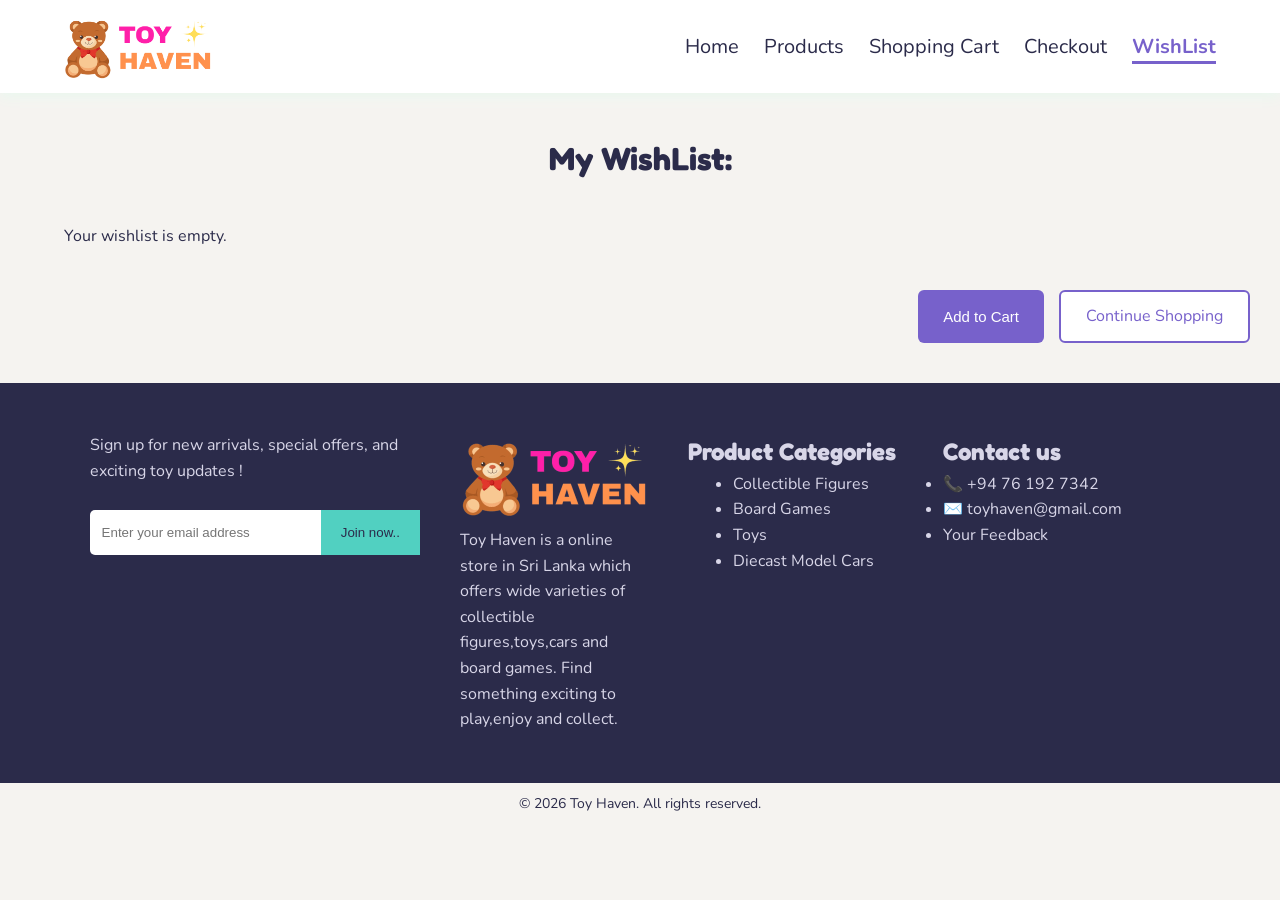
<file: wishlist.html>
<!doctype html>
<html lang="en">
  <head>
    <meta charset="UTF-8">
    <title>WishList</title>
    <link rel="stylesheet" href="CSS/style.css">
    <link rel="icon" href="images/favicon.png">
    <link rel="manifest" href="manifest.json">
    <meta name="theme-color" content="#ff7f50">
    <meta name="viewport" content="width=device-width, initial-scale=1.0">
    <link rel="preconnect" href="https://fonts.googleapis.com">
    <link rel="preconnect" href="https://fonts.gstatic.com" crossorigin>
    <link href="https://fonts.googleapis.com/css2?family=Fredoka:wght@500&family=Nunito:ital@0;1&display=swap" rel="stylesheet">
  </head>
  <body>
    <header class="webheader">
      <a href="index.html" class="logolink" aria-label="Toy Haven - go to home page"><img src="images/Logo.png" alt="Toy Haven logo" class="logo"></a>
        <button class="hamburger" id="hamburger" aria-label="Open navigation menu">
          <span></span>
          <span></span>
          <span></span>
        </button>
      <div class="menu-overlay" id="menuoverlay"></div>
      <nav class="navlinks" id="navlinks">
        <a href="index.html">Home</a>
        <a href="products.html">Products</a>
        <a href="cart.html">Shopping Cart</a>
        <a href="checkout.html">Checkout</a>
        <a href="wishlist.html">WishList</a>
      </nav>
    </header>
    <main>
      <div class="wishlistpage">
        <h1>My WishList:</h1>

        <div id="wishlistitems"></div>
      </div>

      <div class="endbbuttons">
        <button id="wishlisttocart" class="add">Add to Cart</button>
        <a href="products.html" id="continueshop" class="Contiue">Continue Shopping</a>
      </div>
    </main>
    <footer class="footer">
      <div class="footerform">
        <p class="footernewsletter">
          Sign up for new arrivals, special offers, and exciting toy updates !
        </p>
        <form
          class="newsletter"
          action="submit"
          method="get"
        >
          <label for="email" class="visuallyhidden">Email Address:</label>
          <input
            type="email"
            id="email"
            name="email"
            required
            placeholder="Enter your email address"
          >
          <button type="submit">Join now..</button>
        </form>
      </div>

      <div class="about">
        <img src="images/footerlogo.png" alt="footerLogo">
        <p>
          Toy Haven is a online store in Sri Lanka which offers wide varieties
          of collectible figures,toys,cars and board games. Find something
          exciting to play,enjoy and collect.
        </p>
      </div>

      <div class="Productcategorylinks">
        <h2>Product Categories</h2>
        <ul>
          <li><a href="products.html#collectible">Collectible Figures</a></li>
          <li><a href="products.html#games">Board Games</a></li>
          <li><a href="products.html#Toys">Toys</a></li>
          <li><a href="products.html#cars">Diecast Model Cars</a></li>
        </ul>
      </div>

      <div class="contact">
        <h2>Contact us</h2>
        <ul>
          <li>📞 +94 76 192 7342</li>
          <li>✉️ toyhaven@gmail.com</li>
          <li><a href="feedback.html">Your Feedback</a></li>
        </ul>
      </div>
    </footer>
    <div class="copyright">
      <p>&copy; 2026 Toy Haven. All rights reserved.</p>
    </div>
    <script src="JavaScript/function.js"></script>
  </body>
</html>
</file>
<file: CSS/style.css>
*,body,html{margin:0;padding:0}
.footerform,body,html{flex-direction:column}
.navbar,.navlinks,.webheader,body,html{display:flex}
.navlinks a,.webheader a{font-size:20px}
.herotext,.navlinks a,body,html{color:var(--ink)}
.about,body,html{line-height:1.6}
.copyright,.highlights,.highlights h2,.productcards,.productspage h1{text-align:center}
.heroslide img,.productcards img{object-fit:cover;object-position:center}
.modalcategory,.tagline{text-transform:uppercase}
.Productcategorylinks a,.backbtn,.checkoutbtn,.herobutton,.navlinks a,a{text-decoration:none}
:root{--primary:#7761cb;--primary-dark:#6013db;--primary-light:#ede9fe;--secondary:#4a90d9;--accent:#ffc93c;--background:#f5f3f0;--surface:#ffffff;--success:#6fcf97;--ink:#2b2b4a;--muted:#7a7a8c;--border:#e5ddd3;--footer-bg:#2b2b4a;--footer-text:#d8d6e8;--footer-heading:#ffffff;--footer-link-hover:#ffd966}
*{box-sizing:border-box}
body,html{font-family:Nunito,sans-serif;background:var(--background);min-height:100vh}
h1,h2,h3{font-family:Fredoka,sans-serif}
.visuallyhidden{position:absolute;width:1px;height:1px;padding:0;margin:-1px;overflow:hidden;clip:rect(0,0,0,0);white-space:nowrap;border:0}
.logo{display: block;
    width: 13%;height:10%}
.logo img{
    display: block;
    width: 100%;
}   
.Hero,.slides{width:100%;height:700px;overflow:hidden}
.webheader{position:sticky;top:0;z-index:50;background:#fff;align-items:center;justify-content:space-between;padding:13px 5%;box-shadow:0 4px 12px#eaf8ef;background:var(--surface)}
.Hero,.navbar,.slides{position:relative}
.navbar{justify-content:space-between;align-items:center;padding:15px 30px}
.navlinks{flex-direction:row;gap:25px;align-items:center}
.hamburger,.heroslide,.menu-overlay{display:none}
.navlinks a:hover{color:var(--secondary)}
.navlinks a.activepage{
    color: var(--primary);
    font-weight: 700;
    text-decoration: underline;
    text-decoration-thickness: 3px;
    text-underline-offset: 8px;
}
@keyframes linkIn{from{opacity:0;transform:translateX(30px)}to{opacity:1;transform:translateX(0)}}
.heroslide,.heroslide img{position:absolute;top:0;height:100%;width:100%;left:0}
.heroslide{align-items:center;justify-content:flex-start;padding:0 8%;opacity:0;visibility:hidden;pointer-events:none;transition:opacity .8s ease-in-out,visibility .8s ease-in-out}
.herobutton,.tagline{display:inline-block}
.heroslide.active{opacity:1;visibility:visible;display:block;pointer-events:auto;z-index:2}
.herotext{position:relative;z-index:3;max-width:550px;margin-left:auto;margin-top:200px}
.tagline{padding:6px 14px;color:#d31778;font-size:16px;font-weight:500;border-radius:20px;margin-bottom:15px;letter-spacing:2px}
.herotext h1{font-size:52px;font-weight:800;margin-bottom:15px;line-height:1.2}
.footernewsletter,.herotext p{margin-bottom:25px}
.heroslide:last-child .herotext h1{color:#0b0b0b}
.herotext p{font-size:20px;line-height:1.5}
.herobutton{padding:12px 40px;border:2px solid #000;border-radius:50px;background:0 0;color:#000;font-size:1rem;transition:var(--background) .3s,color .3s}
.herobutton:hover{background:#000;color:#fff}
.heroslide img{z-index:1}
.highlights{padding:40px 5% 70px}
.highlights h2{margin-bottom:10px}
.highlightsgrid{display:grid;grid-template-columns:repeat(auto-fit,minmax(220px,260px));gap:60px;justify-content:center;margin-top:45px;padding-bottom:10px}
.highlightsgrid .buttons{margin-top:12px;display:flex;align-items:center;justify-content:center;gap:10px}
.board{background:var(--primary);color:#29253a;padding:10px 20px;border-radius:8px;margin-top:15px;font-size:15px;cursor:pointer;transition:.3s}
.Productcategorylinks a,.contact a,.footer{color:var(--footer-text)}
#modaladdtocart:hover,.addtocart:hover,.board:hover,.submitbtn:hover,.wishlistpopup button:hover{background:var(--primary-dark)}
.footer{background:var(--footer-bg);padding:50px 7%;display:grid;grid-template-columns:2fr 1fr 1.3fr 1.5fr;gap:40px}
.footerform{display:flex;align-items:flex-start}
.footer form{display:flex;width:100%;max-width:350px}
.footer form input{padding:12px;border:none;outline:0;width:70%;height:45px;border-radius:5px 0 0 5px}
.footer form button{padding:10px;border:none;background-color:#51d0c1;color:var(--ink);cursor:pointer;width:30%;height:45px}
.about img{width:150px;height:auto}
.Productcategorylinks{display:flex;flex-direction:column}
.Productcategorylinks h3{margin-bottom:5%;margin-left:40px}
.Productcategorylinks ul{text-decoration:none;margin-bottom:10px;margin-left:45px}
.Productcategorylinks a:hover,.contact a:hover{text-decoration:underline;color:var(--footer-link-hover)}
.contact ul{margin-bottom:12px}.contact li:hover{text-decoration:underline}
.copyright{padding:10px}.copyright p{margin:0;font-size:14px}
.productspage{padding:50px 6%;height:50%}
.footer img{
    width: 188px;
    height: 86px;
    aspect-ratio: 188 / 86;
}
.productspage h1{font-size:35px;margin-bottom:35px}
.productcontrol{display:flex;flex-direction:row;align-items:center;gap:15px;margin-bottom:50px;margin-top:0;width:100%}
.filtercategory select{height:44px;padding:0 20px;border:1px solid var(--accent);border-radius:30px;font-size:15px;background:#fff}
.productsearch{display:flex;flex:1;max-width:350px;align-items:center;height:44px;border:1px solid #29253a;border-radius:30px;overflow:hidden}
.productsearch input{border:none;outline:0;flex:1;height:100%;padding:0 20px;font-size:15px}
.productsearch button{height:100%;background:#e8e4d8;border:none;padding:0 18px;cursor:pointer;font-size:16px;display:flex;align-items:center;justify-content:center}
.category{margin-bottom:70px;scroll-margin-top:120px}
.category h2{text-align:left;font-size:28px;margin-bottom:30px}
.allproducts{display:grid;grid-template-columns:repeat(4,minmax(220px,1fr));gap:20px;justify-content:start}
.productcards{position:relative;background:var(--surface);padding:10px;border-radius:15px;box-shadow:0 4px 12px var(--border);height:380px;display:flex;flex-direction:column;align-items:center;justify-content:space-between;width:95%;overflow:hidden;transition:transform .3s,box-shadow .3s}
.addtocart,.buttons{align-items:center;display:flex}
.productcards:hover{transform:translateY(-8px) scale(1.08);box-shadow:0 10px 25px rgba(0,0,0,.25)}
.productcards img{width:220px;height:200px;margin:10px 0;border-radius:10px;display:block}
.buttons{gap:10px}
.addtocart{background:var(--primary);color:#fff;border:none;padding:10px 20px;border-radius:30px;font-weight:700;font-size:14px;cursor:pointer;gap:8px}
.addtocart .icon{font-size:16px}
.wishbtn{position:absolute;top:12px;right:12px;background:#f4f4f4;border:none;width:40px;height:40px;border-radius:50%;box-shadow:0 2px 6px rgba(0,0,0,.15);font-size:28px;cursor:pointer;display:flex;align-items:center;justify-content:center;z-index:5}.modaloverlay,.wishlistpopup{position:fixed;z-index:999;display:flex}.wishbtn:hover{background:#eaeaea}.wishlistpopup{background:#fff;border-radius:10px;box-shadow:0 4px 12px rgba(0,0,0,.2);padding:8px;flex-direction:column;gap:5px}.wishlistpopup button{background:0 0;border:none;text-align:left;padding:6px 10px;cursor:pointer;border-radius:5px;font-size:14px;color:var(--ink)}.modaloverlay{top:0;left:0;width:100%;height:100%;background:rgba(0,0,0,.5);align-items:center;justify-content:center}.modalcategory{font-size:12px;letter-spacing:1px;color:var(--muted);margin-bottom:5px}#modaladdtocart,.remove{color:#fff;font-weight:700;cursor:pointer}.modalbox{position:relative;padding:30px;border-radius:16px;max-width:380px;width:90%;text-align:center;box-shadow:0 15px 40px rgba(0,0,0,.25);animation:.3s popin;background:var(--surface)}.modalbox .wishbtn{top:12px;right:55px}.modalbox h3{font-size:20px;color:var(--ink);margin-bottom:8px}.modalbox p{font-size:18px;color:var(--primary);font-weight:700;margin-bottom:20px}.modalclose{position:absolute;top:12px;right:15px;background:#f0f0f0;border:none;width:30px;height:30px;border-radius:50%;font-size:18px;cursor:pointer;display:flex;align-items:center;justify-content:center}.cartpage,.carttable tbody tr{background-color:#f3eeff}.modalclose:hover{background:#e0e0e0}.modalbox img{width:100%;max-height:220px;object-fit:contain;border-radius:10px;margin-bottom:15px;background:#f8f8f8}#modaladdtocart{background:var(--primary);border:none;padding:12px 30px;border-radius:30px;font-size:15px;transition:background-color .2s}.cartpage{width:90%;max-width:1400px;margin:0 auto;padding:20px}.cartpage h1,.title,.wishlistpage h1{text-align:center;margin-bottom:40px}.cartlayout{display:flex;flex-wrap:nowrap;gap:30px;align-items:flex-start;width:100%}.carttable{width:100%;border-collapse:collapse;table-layout:fixed;flex:2;min-width:0}.carttable td:first-child,.quantity{align-items:center}.carttable thead{background:var(--accent)}.carttable th{padding:18px 15px;text-align:left;font-size:17px;font-weight:700;color:#0b0b0b;white-space:nowrap}.carttable th:first-child,.carttable th:nth-child(2){width:20%}.carttable th:nth-child(3){width:12%}.carttable th:nth-child(4){width:18%;text-align:center}.carttable th:nth-child(5){width:15%;text-align:center}.carttable th:nth-child(6){width:10%;text-align:center}.carttable td:nth-child(2),.carttable td:nth-child(3){text-align:left}#carttotal,.carttable td:nth-child(4),.carttable td:nth-child(5),.carttable td:nth-child(6),.checkoutbtn,.summary,.summary h3{text-align:center}.carttable td{padding:12px 15px;height:125px;vertical-align:middle;color:var(--ink);font-size:16px}.remove{width:30px;height:30px;border:none;border-radius:50%;background-color:#ef476f;font-size:20px}.cartimage{width:120px;height:120px;object-fit:contain;display:block}.quantity button,.quantityvalue{height:36px;font-size:16px;display:flex}.productname{font-weight:600;font-size:17px;padding-left:15px}.quantity{display:inline-flex;border:1px solid #e0e0e0;border-radius:6px;overflow:hidden}.quantity button{width:36px;border:none;background:#f5f5f5;cursor:pointer;align-items:center;justify-content:center;color:#333}.quantity button:hover{background:#ebebeb}.quantityvalue{width:40px;background:#fff;color:#29253a;font-weight:700;justify-content:center;align-items:center}.summary{padding:30px;border-radius:12px;background:var(--surface);border:1px solid #ddd;margin:0;max-width:400px}.summary h3{margin:0 0 10px}.summary strong{margin-left:15px}#carttotal{font-size:20px;font-weight:700;display:block}.cartbuttons{display:flex;justify-content:center;gap:15px;margin-top:25px}.cartbuttons button,.endbbuttons button{padding:12px 25px;border:none;border-radius:6px;cursor:pointer;font-size:15px}.checkoutbtn{display:inline-block;padding:12px 25px;background:var(--primary);color:#fff;border-radius:6px;cursor:pointer;border:2px solid var(--primary)}.add:hover,.checkoutbtn:hover,.placeorder:hover{background:var(--primary-dark);border-color:var(--primary-dark)}.checkoutpg,.wishlistpage{width:90%;max-width:1200px;margin:40px auto}.pagefeed,.pagewithoutbuttonsandtitle{display:grid;grid-template-columns:1fr 1fr;gap:50px;align-items:start}.form{width:100%;padding:30px;background:var(--primary-light);border-radius:12px}.form legend{margin-top:0;margin-bottom:25px}.form form{width:100%;display:flex;flex-direction:column}.feedform label,.form label{text-align:left;margin-bottom:8px;font-weight:700}#checkoutform input,#checkoutform textarea{border:2px solid var(--primary-light);background:#fff;font-size:15px;padding:10px;border-radius:6px}#checkoutform input:focus,#checkoutform textarea:focus{border-color:var(--primary);outline:0}.feedform input,.feedform textarea,.form input[type=email],.form input[type=text],.form textarea{width:100%;padding:12px;margin-bottom:20px;border:1px;border-radius:6px;font-size:15px}.form textarea{height:100px;resize:vertical}.paymentfield{border:none;padding:0;margin:0}.eachproduct,.orderhistory h2{border-bottom:1px solid #29253a}.paymenttitle{font-weight:700;margin-bottom:10px;padding:0}.paymentoptions{display:flex;gap:30px}.paymentoptions label{font-weight:400}.orderhistory{width:100%;padding:25px;border:1px solid #29253a;border-radius:10px;margin:0;background:var(--surface)}.orderhistory h2{text-align:center;margin-top:0;padding-bottom:15px}.eachproduct{display:grid;grid-template-columns:70px 1fr auto;align-items:center;gap:15px;padding:15px 0}.eachproduct img{width:70px;height:70px;object-fit:contain}.itemprice{font-weight:600;white-space:nowrap}.productname h3{margin:5px 10px;font-size:15px}.productname p{margin:0 10px;font-size:14px;color:#333;background:#fff}.total{margin-top:25px}.total p{display:flex;justify-content:space-between;margin:12px 0}.finaltotal{border-top:2px solid #29253a;padding-top:15px;font-size:20px;font-weight:700}.add,.placeorder{background:var(--primary);color:#fff;border:2px solid var(--primary)}.checkoutbuttons{display:flex;justify-content:center;gap:20px;margin-top:40px}.cartbuttons #clear{background:#fff;color:#ab2141;border:2px solid #ef476f}.cartbuttons #clear:hover{background:#dd0638;color:#fff}.checkoutbuttons button{padding:12px 35px;border:none;border-radius:6px;cursor:pointer}.backbtn{display:inline-block;padding:12px 25px;background:#fff;color:var(--primary);border:2px solid var(--primary);border-radius:6px;text-align:center;cursor:pointer}.Contiue:hover,.backbtn:hover{background:var(--primary-light);color:var(--primary-dark)}#wishlistitems{display:grid;grid-template-columns:repeat(4,minmax(0,1fr));gap:25px}.wishlistcard{background:var(--surface);display:flex;flex-direction:column;align-items:center;text-align:center;border:1px solid var(--border);border-radius:12px;padding:20px;margin:0 auto;min-height:380px;width:100%;justify-content:space-between}.Contiue,.removebtn{background:#fff;cursor:pointer}.wishlistcard img{width:100%;max-width:200px;height:180px;object-fit:contain}.wishlistcard h2{min-height:40px;display:flex;align-items:center;justify-content:center}.wishlistcard fieldset{border:none}.statusoptions{display:flex;flex-direction:column;align-items:flex-start;gap:5px;margin:10px 0;text-align:left}.removebtn,.wishlistcard button{margin-top:10px}.removebtn{color:#e8063b;border:2px solid #ef476f;padding:10px 20px;border-radius:8px;font-size:14px}.removebtn:hover{background:#ed315d;color:#fff}.endbbuttons{display:flex;justify-content:flex-end;gap:15px;margin-bottom:40px;margin-right:30px}.Contiue,.continuebtn{display:inline-block;text-decoration:none}.Contiue{color:var(--primary);border:2px solid var(--primary);padding:12px 25px;border-radius:6px;text-align:center}.feedpage{width:90%;max-width:1100px;margin:40px auto}.feedpage h1{text-align:left;margin-bottom:40px}.feedform{padding:30px;background:var(--primary-light);border-radius:12px}.submitbtn,feedform button{padding:12px 25px;font-size:15px;cursor:pointer}.feedform form{display:flex;flex-direction:column;width:100%}.feedform textarea{height:150px;resize:vertical}feedform button{align-self:flex-start;border:none;border-radius:6px}.submitbtn{background:var(--primary-dark);color:#fff;border:none;border-radius:8px}.faqsection{max-width:700px;margin:40px auto}.faqsection h2{text-align:center;margin-top:0;margin-bottom:25px;margin-right:400px}.faqitem{border-bottom:1px solid #29253a}.faqquestion{width:100%;text-align:left;border:none;padding:15px 5px;font-size:16px;font-weight:700;cursor:pointer;color:var(--ink)}.faqanswer{max-height:0;overflow:hidden;transition:max-height .3s;padding:0 5px}.faqanswer:hover{background:var(--muted)}.faqitem.active .faqanswer{max-height:200px}.confirmationpage{max-width:500px;margin:60px auto;padding:40px 25px;text-align:center;border:var(--border);border-radius:10px;animation:.5s popin;background:var(--success)}@keyframes popin{0%{opacity:0;transform:scale(.9)}100%{opacity:1;transform:scale(1)}}.checkmark{width:60px;height:60px;line-height:60px;margin:0 auto 20px;border-radius:50%;background:#cef792;color:var(--ink);font-size:30px;animation:.4s .2s both checkpop}@keyframes checkpop{0%{transform:scale(0)}70%{transform:scale(1.2)}100%{transform:scale(1)}}.ordernum{color:#5c5a5c;margin:15px 0 25px}.continuebtn{padding:12px 25px;background:pink;color:#5c5a5c;border-radius:5px}button{transition:transform .15s,box-shadow .15s}button:hover{transform:translateY(-2px);box-shadow:0 4px 10px rgba(0,0,0,.15)}button:active{transform:translateY(0);box-shadow:none}.revealonscroll{opacity:0;transform:translateY(30px);transition:opacity 1s,transform 1s}.revealonscroll.visible{opacity:1;transform:translateY(0)}@media (max-width:1024px){.navlinks{gap:16px}
.navlinks a{font-size:17px}
.webheader .navlinks a.activepage{
    color: var(--primary);
    background: var(--primary-light);
    border-left-color: var(--primary);
}
.herotext{text-align:right;font-size:.9em}.footer{grid-template-columns:repeat(2,minmax(0,1fr));gap:30px}.about,.footerform{grid-column:1/-1}.allproducts{grid-template-columns:repeat(auto-fit,minmax(200px,1fr))}.addtocart{padding:6px 10px;font-size:11px;gap:4px}.cartimage{width:90px;height:90px}.carttable th{font-size:15px;padding:14px 8px}.carttable td{font-size:15px;padding:10px 8px}.summary{max-width:300px;padding:20px}.pagefeed,.pagewithoutbuttonsandtitle{gap:30px}#wishlistitems{grid-template-columns:repeat(3,minmax(0,1fr))}}@media (max-width:768px){.footer,.footer>div,.herotext,.newsletter input{box-sizing:border-box}#wishlistitems,.footer{grid-template-columns:repeat(2,minmax(0,1fr))}.logo{width:110px}.webheader .hamburger{display:flex;flex-direction:column;justify-content:center;gap:5px;width:44px;height:44px;padding:10px;background:0 0;border:none;cursor:pointer;position:relative;z-index:1101}.webheader .hamburger:hover{transform:none;box-shadow:none}.webheader .hamburger:focus-visible{outline:2px solid var(--primary);outline-offset:2px;border-radius:8px}.webheader .hamburger span{display:block;height:3px;background:var(--ink);border-radius:3px;transition:transform .35s,opacity .25s,background-color .3s}.webheader .hamburger.active span:first-child{transform:translateY(8px) rotate(45deg);background:var(--primary)}.webheader .hamburger.active span:nth-child(2){opacity:0;transform:translateX(-10px)}.webheader .hamburger.active span:nth-child(3){transform:translateY(-8px) rotate(-45deg);background:var(--primary)}.webheader .menu-overlay{display:block;position:fixed;inset:0;background:rgba(41,37,58,.55);opacity:0;pointer-events:none;transition:opacity .35s;z-index:1099}.menu-overlay.active{opacity:1;pointer-events:auto}.webheader .navlinks{position:fixed;top:0;right:0;height:auto;max-height:100vh;width:min(62%,250px);background:var(--surface);display:flex;flex-direction:column;align-items:stretch;justify-content:flex-start;text-align:left;gap:0;padding:80px 0 16px;transform:translateX(100%);visibility:hidden;transition:transform .4s cubic-bezier(.22, 1, .36, 1),visibility .4s;box-shadow:-8px 0 30px rgba(41,37,58,.25);border-top-left-radius:20px;border-bottom-left-radius:20px;z-index:1100}.webheader .navlinks.active{transform:translateX(0);visibility:visible}.webheader .navlinks a{display:block;width:100%;padding:14px 24px;font-size:17px;font-weight:600;text-align:left;color:var(--ink);white-space:nowrap;border:none;border-left:4px solid transparent;opacity:0;transform:translateX(30px);transition:background-color .25s,color .25s,border-color .25s,padding-left .25s}.webheader .navlinks a:hover{background:var(--primary-light);color:var(--primary);border-left-color:var(--primary);padding-left:36px}.webheader .navlinks.active a{animation:.45s forwards linkIn}.webheader .navlinks.active a:first-child{animation-delay:.1s}.webheader .navlinks.active a:nth-child(2){animation-delay:.18s}.webheader .navlinks.active a:nth-child(3){animation-delay:.26s}.webheader .navlinks.active a:nth-child(4){animation-delay:.34s}.webheader .navlinks.active a:nth-child(5){animation-delay:.42s}.Hero,.heroslide,.slides{height:380px;min-height:0}.heroslide img{width:100%;height:100%;object-fit:cover;object-position:center}.herotext{position:absolute;inset:0;width:100%;max-width:none;margin:0;transform:none;display:flex;flex-direction:column;justify-content:center;align-items:flex-end;text-align:right;padding:0 6% 90px}.herotext .tagline{font-size:.95rem;letter-spacing:1.5px;margin-bottom:8px;padding-right:0}.herotext h1{font-size:2rem;line-height:1.2;margin:0 0 10px}.herotext .smalltitle{font-size:.95rem;line-height:1.4;margin-bottom:16px}.herotext .herobutton{display:inline-block;width:auto;padding:8px 16px;font-size:.9rem}.highlights{padding:30px 5% 50px}.highlightsgrid{gap:24px;margin-top:30px}.footer{display:grid;gap:28px 24px;width:100%;padding:30px 24px;overflow-x:hidden}.footer>div{width:auto;max-width:100%;min-width:0;margin:0}.about,.footerform{grid-column:1/-1}.footernewsletter{max-width:100%;line-height:1.5;margin-bottom:12px}.newsletter{display:flex;width:100%;max-width:480px}.about img,.summary,.wishlistcard{max-width:100%}.newsletter input{flex:1;min-width:0}.newsletter button{flex-shrink:0;white-space:nowrap}.about img{height:auto}.Productcategorylinks h3,.Productcategorylinks ul{margin-left:0}.Productcategorylinks li,.contact li{overflow-wrap:anywhere}.productspage{padding:30px 5%}.productspage h1{font-size:28px;margin-bottom:25px}.productcontrol{flex-wrap:wrap;margin-bottom:30px}.category{margin-bottom:40px}.category h2{font-size:24px;margin-bottom:20px}.productcards{height:auto;min-height:0;justify-content:flex-start;gap:0;padding-bottom:12px}.productcards img{width:100%;height:140px;object-fit:cover}.productcards p{font-size:.95rem;margin:4px 0;min-height:0;height:auto;line-height:1.3}.carttable td,.carttable th,.wishlistcard h2{font-size:14px}.productcards .buttons{margin-top:8px}.productcards .addtocart{width:auto;min-width:0;padding:6px 8px;font-size:.75rem;gap:3px}.productcards .addtocart .icon{font-size:.8rem}.productcards .wishbtn{width:30px;height:30px;font-size:.8rem}.feedform,.form,.modalbox,.orderhistory{padding:20px}.cartpage{width:95%;padding:15px}.cartlayout{flex-direction:column;gap:20px}.carttable{flex:none}.carttable th{padding:12px 6px}.carttable td{padding:8px 6px;height:auto}.cartimage{width:80px;height:80px}.productname{padding-left:0;font-size:15px}.summary{width:100%;background-color:var(--surface)}.cartbuttons{flex-wrap:wrap}.cartbuttons button{padding:8px 18px;font-size:14px}.checkoutpg,.feedpage{width:95%;margin:25px auto}.endbbuttons,.faqsection h2{margin-right:0}.pagewithoutbuttonsandtitle{grid-template-columns:1fr;gap:25px}.paymentoptions{flex-wrap:wrap;gap:15px}.checkoutbuttons{flex-wrap:wrap;gap:12px}.wishlistcard img{height:140px}.endbbuttons{justify-content:center;flex-wrap:wrap}.pagefeed{grid-template-columns:1fr;gap:30px}.submitbtn{width:100%}.faqsection{margin:0 auto}.confirmationpage{max-width:320px;padding:25px 15px}}@media(max-width:480px){.productcards,.productsearch{max-width:100%}.logo{width:90px}.Hero,.heroslide,.slides{height:320px}.herotext{font-size:1.1em}.herotext h1{font-size:1.5rem}.herotext .smalltitle{font-size:.85rem;margin-bottom:12px}.footer{padding:30px 16px;gap:24px 16px}.productspage{padding:25px 4%}.filtercategory,.filtercategory select{width:100%}.productsearch{flex:1 1 100%}.productcards img{height:120px}.allproducts{grid-template-columns:1fr 1fr;gap:12px;padding:0 10px}.cartpage{padding:10px}.carttable{display:block;overflow-x:auto}.carttable th{font-size:12px;padding:8px 6px}.carttable td{font-size:12px;padding:6px}.cartimage,.eachproduct img{width:60px;height:60px}.quantity button{width:28px;height:30px}.quantityvalue{width:30px;height:30px}.form{padding:15px}.eachproduct{grid-template-columns:60px 1fr auto;gap:10px}#wishlistitems{grid-template-columns:1fr}}


.logolink{display:block;width:13%;flex-shrink:0}
.logolink .logo{width:100%;height:auto}

.paymentoptions{flex-wrap:wrap;align-items:center;gap:12px 24px}

/* ===== DESKTOP (max 768px) ===== */
@media (max-width:1024px){
  .footer{justify-items:center;text-align:center}
  .footerform{align-items:center;text-align:center;width:100%}
  .footernewsletter{text-align:center}
  .footer form,.footer .newsletter{width:100%;max-width:420px;margin:0 auto}
  .about{display:flex;flex-direction:column;align-items:center;text-align:center;max-width:560px}
  .about img{margin:0 auto 10px}
  #newsletterstore{text-align:center}
  .Productcategorylinks{justify-self:end;text-align:left;width:auto}
  .contact{justify-self:start;text-align:left;width:auto}
  .Productcategorylinks h3,.contact h3,.Productcategorylinks h2,.contact h2{margin:0 0 10px;text-align:left}
  .Productcategorylinks ul,
.contact ul {
  list-style: none;
  margin: 0;
  padding: 0;
  text-align: left;
}

.contact li {
  position: relative;
  padding-left: 20px;
}

.contact li::before {
  content: "•";
  position: absolute;
  left: 0;
}
  .Productcategorylinks li::marker,.contact li::marker{color:var(--footer-text)}
  .Productcategorylinks li,.contact li{margin-bottom:6px}
  .copyright{text-align:center}

  .cartpage{padding:14px;border-radius:10px}
  .cartpage h1,.title,.feedpage h1{font-size:26px;margin-bottom:22px}
  .carttable td{height:100px}
  .summary{padding:16px;border-radius:10px}
  #carttotal{font-size:18px}
  .cartbuttons{gap:10px;margin-top:16px}
  .cartbuttons button,.checkoutbtn{padding:9px 16px;font-size:14px}
  .form,.feedform,.orderhistory{padding:18px;border-radius:10px}
  .form h2,.orderhistory h2,.faqsection h2{font-size:20px}
  .form label,.feedform label{font-size:14px;margin-bottom:6px}
  .feedform input,.feedform textarea,.form input[type=email],.form input[type=text],.form textarea,#checkoutform input,#checkoutform textarea{padding:9px;font-size:14px;margin-bottom:14px}
  .form textarea{height:80px}
  .feedform textarea{height:110px}
  .paymentoptions label{font-size:14px}
  .eachproduct{padding:10px 0;gap:10px}
  .total p{margin:8px 0;font-size:15px}
  .finaltotal{font-size:17px;padding-top:10px}
  .checkoutbuttons{margin-top:24px}
  .checkoutbuttons button,.backbtn{padding:9px 22px;font-size:14px}
  .submitbtn{padding:10px 20px;font-size:14px}
  .faqsection h2{margin-right:0}
  .faqquestion{font-size:15px;padding:12px 4px}
}

/* ===== TABLET (max 768px) ===== */
@media (max-width:768px){
  .logolink{width:110px}
  .cartpage{padding:10px}
  .cartpage h1,.title,.feedpage h1{font-size:24px;margin-bottom:18px}
  .summary{padding:14px}
  .form,.feedform,.orderhistory{padding:14px}
  .form h2,.orderhistory h2,.faqsection h2{font-size:18px}
  .checkoutpg,.feedpage{margin:18px auto}
  .pagewithoutbuttonsandtitle,.pagefeed{gap:18px}
  .paymentoptions{gap:10px 18px}
}

/* =====  MOBILE (max 480px) ===== */
@media (max-width:480px){
  .logolink{width:90px}
  .cartpage h1,.title,.feedpage h1{font-size:22px}
  .form,.feedform,.orderhistory{padding:12px}
  .form label,.feedform label{font-size:13px}
  .feedform input,.feedform textarea,.form input[type=email],.form input[type=text],.form textarea,#checkoutform input,#checkoutform textarea{padding:8px;font-size:13px}
  .footer{padding:26px 14px;gap:22px 12px}
}

@media (max-width:1024px){
  .summary{padding:12px;max-width:250px;border-radius:8px}
  .summary h2{font-size:16px;margin-bottom:4px}
  #carttotal{font-size:16px}
  .cartbuttons{flex-direction:column;align-items:stretch;gap:8px;margin-top:12px}
  .cartbuttons button,.checkoutbtn{padding:8px 12px;font-size:13px}

  .pagewithoutbuttonsandtitle{gap:18px}
  .form,.orderhistory{padding:14px;border-radius:8px}
  .form h2,.orderhistory h2{font-size:17px;margin-bottom:12px;padding-bottom:8px}
  .form label,.form legend,.paymenttitle{font-size:13px}
  .paymenttitle{margin-bottom:6px}
  #checkoutform input,#checkoutform textarea,.form input[type=email],.form input[type=text],.form textarea{padding:7px 9px;font-size:13px;margin-bottom:10px}
  .form textarea{height:70px}
  .paymentoptions{gap:8px 14px}
  .paymentoptions label{font-size:13px}
  .eachproduct{grid-template-columns:50px 1fr auto;gap:8px;padding:8px 0}
  .eachproduct img{width:50px;height:50px}
  .productname h3{font-size:13px;margin:2px 6px}
  .productname p,.itemprice{font-size:12px}
  .total{margin-top:14px}
  .total p{margin:6px 0;font-size:13px}
  .finaltotal{font-size:15px;padding-top:8px}
  .checkoutbuttons button,.backbtn{padding:8px 18px;font-size:13px}

  .feedform{padding:14px;border-radius:8px}
  .feedform label{font-size:13px;margin-bottom:4px}
  .feedform input,.feedform textarea{padding:7px 9px;font-size:13px;margin-bottom:10px}
  .feedform textarea{height:90px}
  .submitbtn{padding:8px 16px;font-size:13px}
  .faqsection h2{font-size:17px;margin-bottom:12px}
  .faqquestion{font-size:14px;padding:10px 4px}
  .faqanswer p{font-size:13px}
}

@media (max-width:768px){
  .summary{width:100%;max-width:300px;margin:0 auto}
  .form,.orderhistory,.feedform,.faqsection{max-width:440px;margin-left:auto;margin-right:auto;width:100%}
  .cartpage h1,.title,.feedpage h1{font-size:22px;margin-bottom:14px}
}

@media (max-width:480px){
  .summary{max-width:260px;padding:10px}
  .form,.orderhistory,.feedform{padding:12px}
  .form h2,.orderhistory h2{font-size:16px}
  .eachproduct{grid-template-columns:44px 1fr auto}
  .eachproduct img{width:44px;height:44px}
}

@media (max-width:1024px){
  .feedpage h1{text-align:center}
}

.paymentoptions{gap:10px 22px}
.paymentoption{display:flex;align-items:center;gap:6px}
#checkoutform .paymentoption input{margin:0;padding:0;width:16px;height:16px;flex-shrink:0}
.form .paymentoption label{margin:0;line-height:1.2}
</file>
